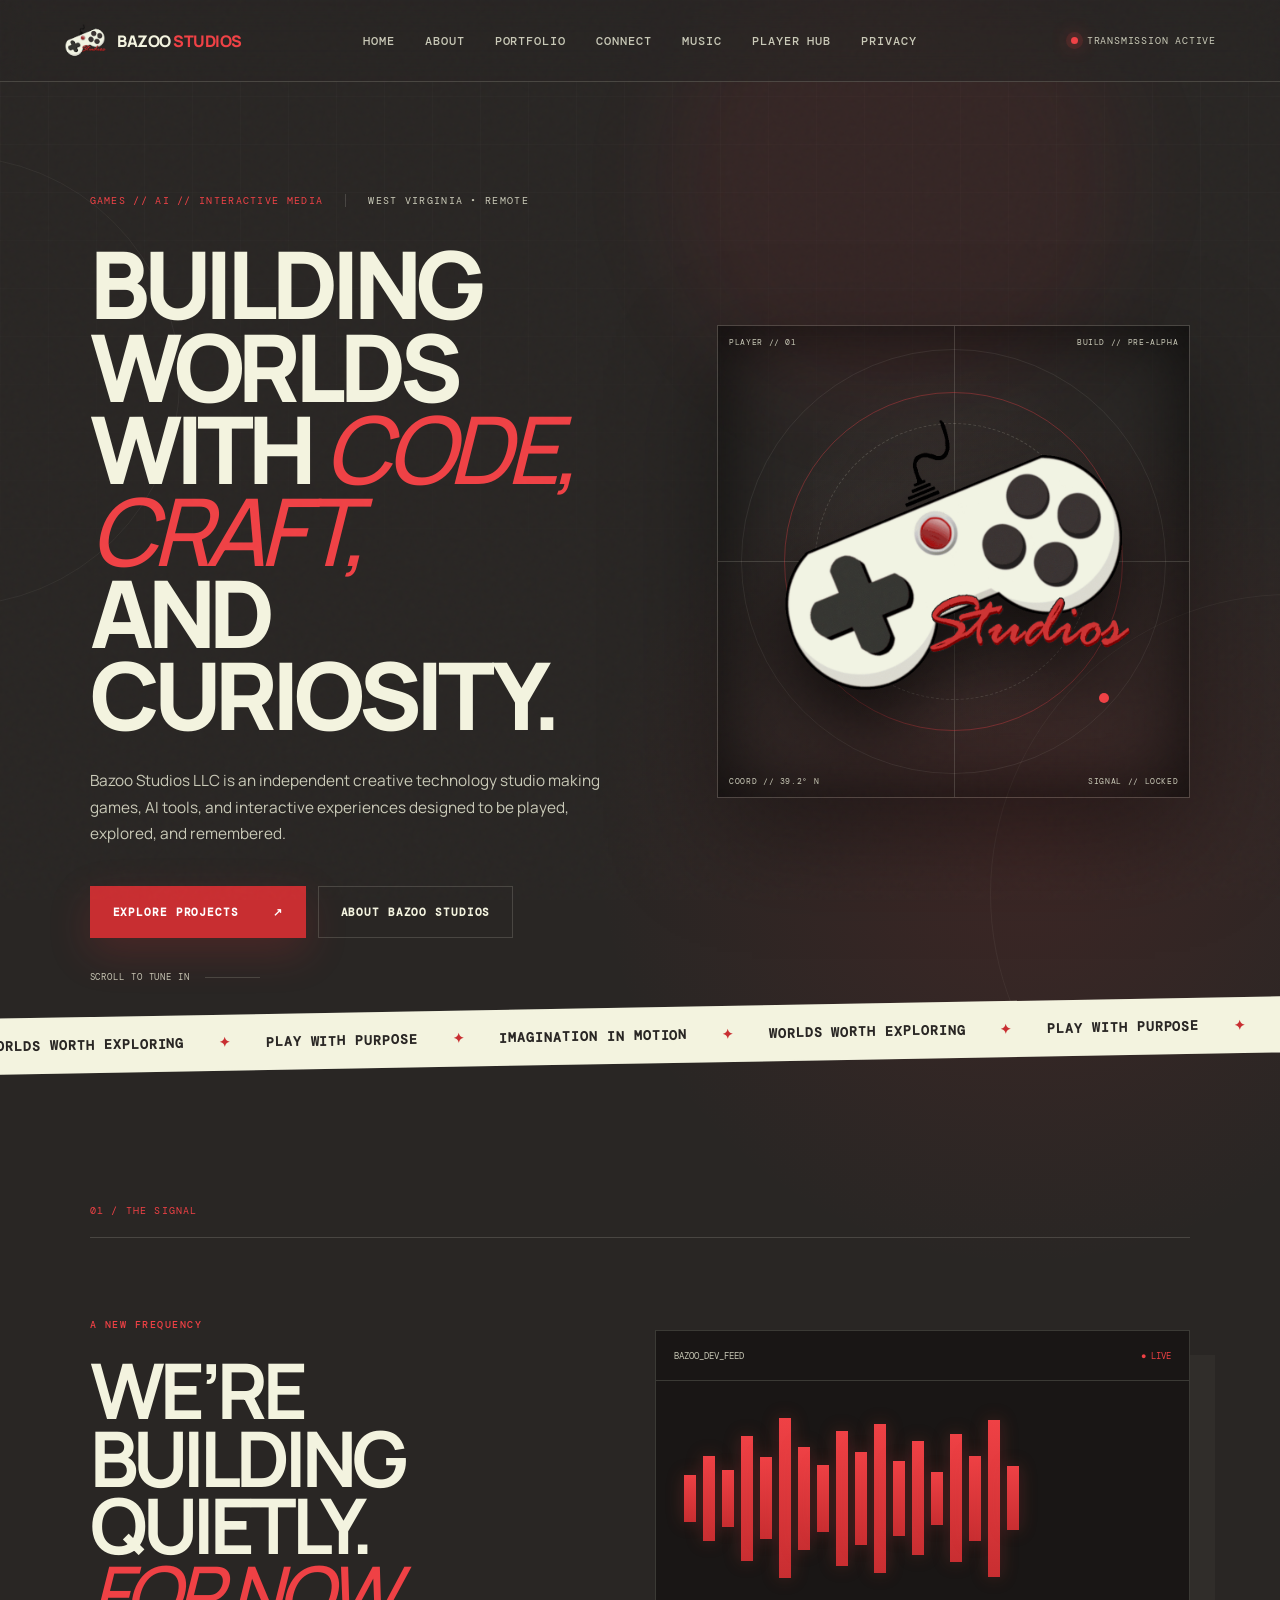
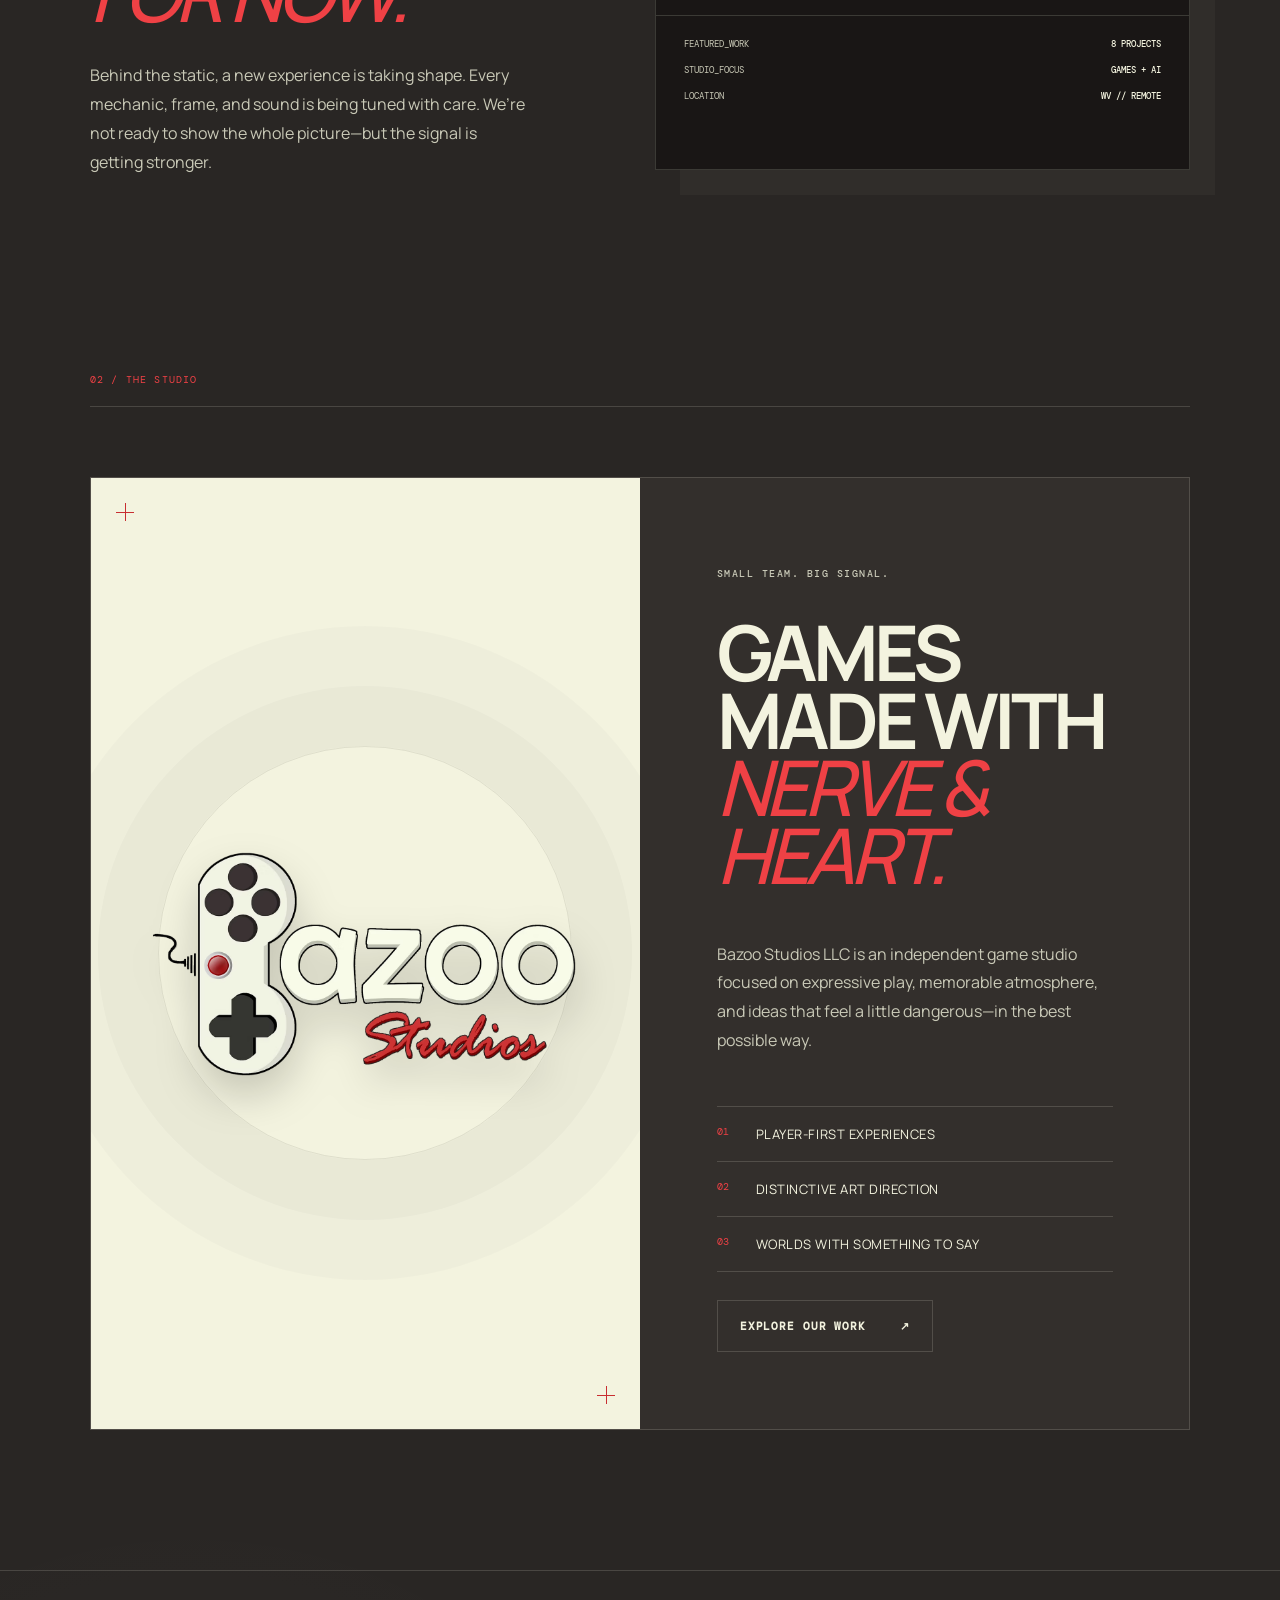
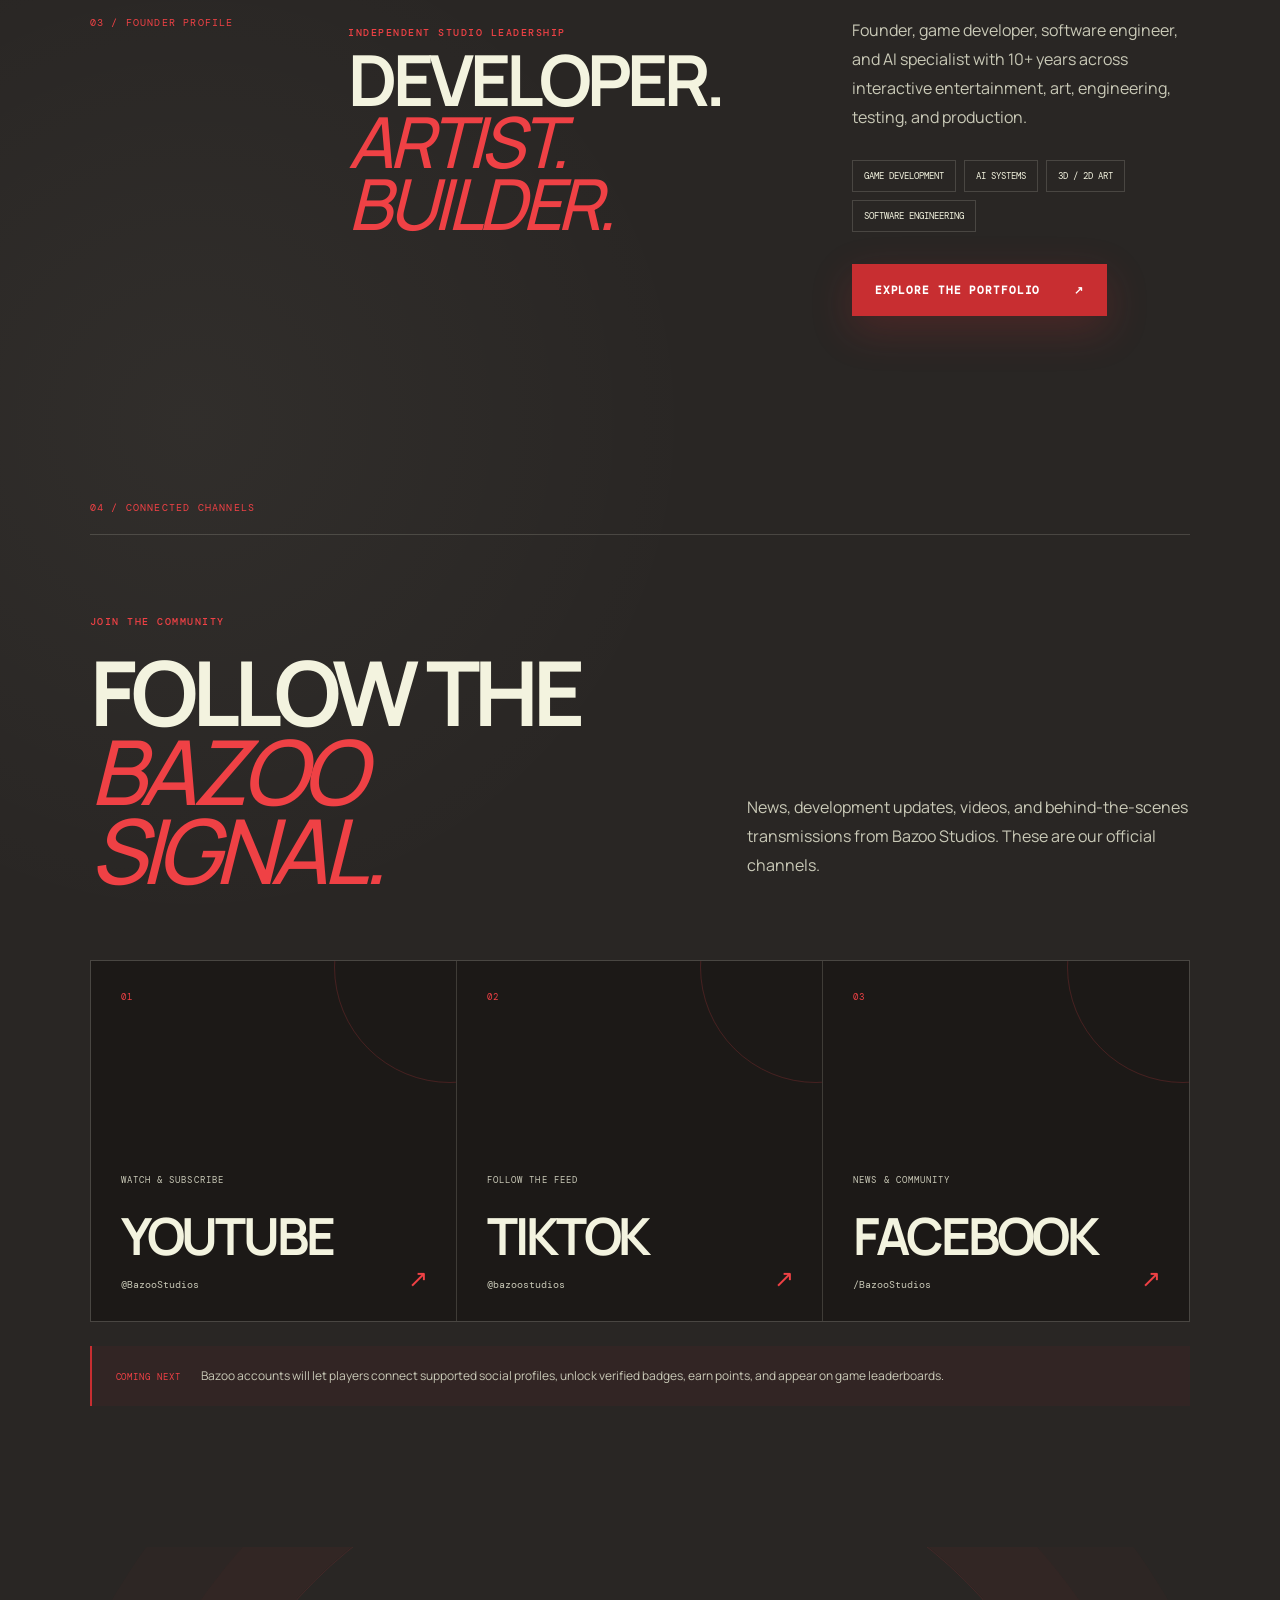
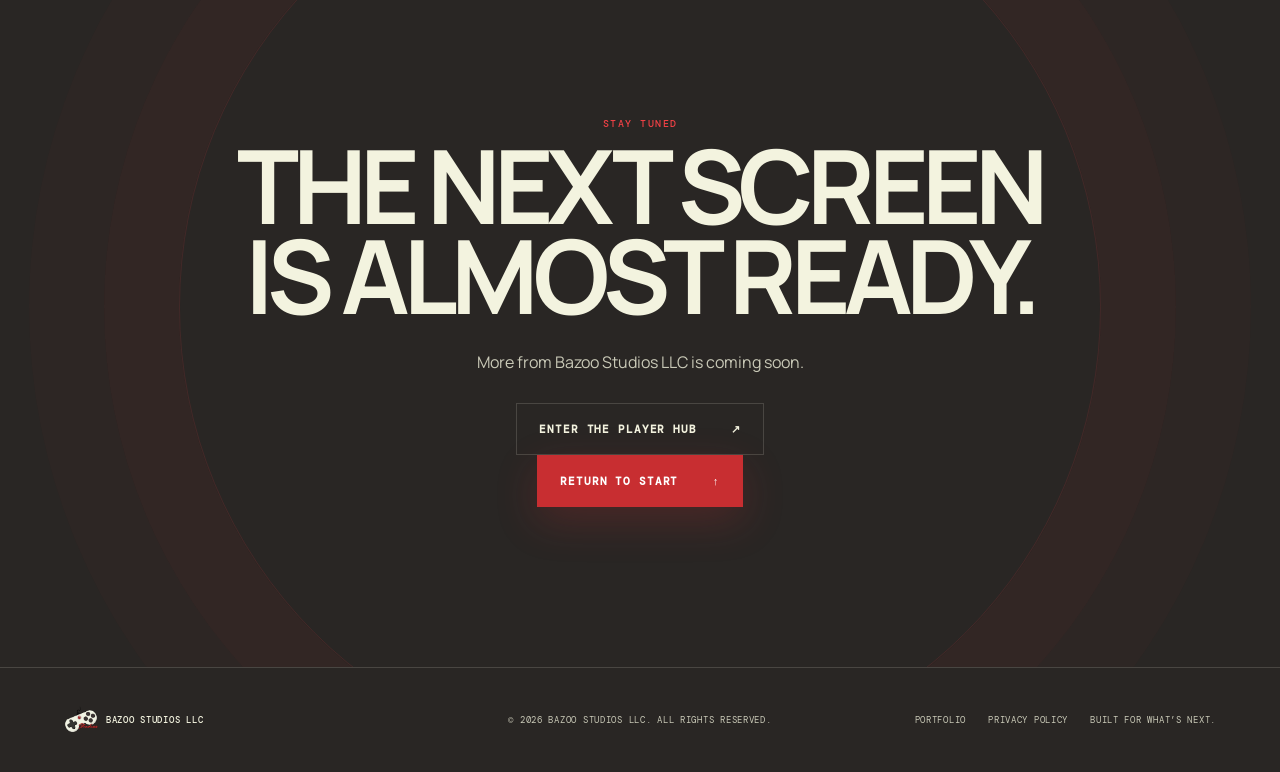
<file: index.html>
<!doctype html>
<html lang="en">
<head>
  <meta charset="utf-8">
  <meta name="viewport" content="width=device-width, initial-scale=1">
  <meta name="theme-color" content="#292624">
  <meta name="description" content="Bazoo Studios LLC builds games, AI tools, and interactive experiences from West Virginia for players everywhere.">
  <link rel="canonical" href="https://www.bazoostudios.com/">
  <meta property="og:type" content="website">
  <meta property="og:url" content="https://www.bazoostudios.com/">
  <meta property="og:title" content="Bazoo Studios LLC — Games, AI &amp; Interactive Experiences">
  <meta property="og:description" content="Independent games, AI tools, and expressive interactive experiences built by Bazoo Studios LLC.">
  <meta property="og:image" content="https://www.bazoostudios.com/assets/bazoo-home-social-20260912.png">
  <meta property="og:image:secure_url" content="https://www.bazoostudios.com/assets/bazoo-home-social-20260912.png">
  <meta property="og:image:type" content="image/png">
  <meta property="og:image:width" content="1200">
  <meta property="og:image:height" content="630">
  <meta property="og:image:alt" content="Bazoo Studios — Worlds Worth Exploring">
  <meta name="twitter:card" content="summary_large_image">
  <meta name="twitter:title" content="Bazoo Studios LLC — Games, AI &amp; Interactive Experiences">
  <meta name="twitter:description" content="Independent games, AI tools, and expressive interactive experiences built by Bazoo Studios LLC.">
  <meta name="twitter:image" content="https://www.bazoostudios.com/assets/bazoo-home-social-20260912.png">
  <meta name="twitter:image:alt" content="Bazoo Studios — Worlds Worth Exploring">
  <title>Bazoo Studios LLC — Games, AI &amp; Interactive Experiences</title>
  <link rel="icon" href="assets/bazoo-controller.png?v=2" type="image/png">
  <link rel="preconnect" href="https://fonts.googleapis.com">
  <link rel="preconnect" href="https://fonts.gstatic.com" crossorigin>
  <link href="https://fonts.googleapis.com/css2?family=DM+Mono:wght@400;500&family=Manrope:wght@400;500;600;700;800&display=swap" rel="stylesheet">
  <link rel="stylesheet" href="styles.css?v=4">
</head>
<body>
  <div class="noise" aria-hidden="true"></div>
  <div class="cursor-glow" aria-hidden="true"></div>

  <header class="site-header">
    <a class="brand" href="#top" aria-label="Bazoo Studios home">
      <img src="assets/bazoo-controller.png?v=2" alt="" width="48" height="48">
      <span>BAZOO <em>STUDIOS</em></span>
    </a>
    <nav aria-label="Primary navigation">
      <a href="#top">Home</a>
      <a href="about.html">About</a>
      <a href="portfolio.html">Portfolio</a>
      <a href="#connect">Connect</a>
      <a href="music.html">Music</a>
      <a href="account.html">Player Hub</a>
      <a href="privacy.html">Privacy</a>
    </nav>
    <button class="nav-toggle" type="button" aria-label="Open navigation" aria-expanded="false"><span></span></button>
    <span class="status"><i></i> Transmission active</span>
  </header>

  <main id="top">
    <section class="hero">
      <div class="orbit orbit-one" aria-hidden="true"></div>
      <div class="orbit orbit-two" aria-hidden="true"></div>
      <div class="hero-copy reveal">
        <p class="eyebrow"><span>Games // AI // Interactive Media</span><b>West Virginia • Remote</b></p>
        <h1>Building worlds<br>with <span>code, craft,</span><br>and curiosity.</h1>
        <p class="lede">Bazoo Studios LLC is an independent creative technology studio making games, AI tools, and interactive experiences designed to be played, explored, and remembered.</p>
        <div class="hero-actions">
          <a class="button button-primary" href="portfolio.html">Explore projects <span>↗</span></a>
          <a class="button button-ghost" href="about.html">About Bazoo Studios</a>
        </div>
      </div>
      <div class="hero-art reveal" aria-label="Bazoo Studios logo presentation">
        <div class="frame-label top-left">PLAYER // 01</div>
        <div class="frame-label top-right">BUILD // PRE-ALPHA</div>
        <div class="frame-label bottom-left">COORD // 39.2° N</div>
        <div class="frame-label bottom-right">SIGNAL // LOCKED</div>
        <div class="art-rings" aria-hidden="true"></div>
        <img class="controller" src="assets/bazoo-controller.png?v=2" alt="Bazoo Studios controller logo">
        <div class="pulse-dot" aria-hidden="true"></div>
      </div>

      <div class="scroll-cue" aria-hidden="true"><span>Scroll to tune in</span><i></i></div>
    </section>

    <section class="ticker" aria-label="Studio themes">
      <div class="ticker-track">
        <span>WORLDS WORTH EXPLORING</span><b>✦</b><span>PLAY WITH PURPOSE</span><b>✦</b><span>IMAGINATION IN MOTION</span><b>✦</b>
        <span>WORLDS WORTH EXPLORING</span><b>✦</b><span>PLAY WITH PURPOSE</span><b>✦</b><span>IMAGINATION IN MOTION</span><b>✦</b>
      </div>
    </section>

    <section class="signal section" id="signal">
      <div class="section-number">01 / THE SIGNAL</div>
      <div class="signal-grid">
        <div class="signal-copy reveal">
          <p class="kicker">A new frequency</p>
          <h2>We’re building quietly.<br><em>For now.</em></h2>
          <p>Behind the static, a new experience is taking shape. Every mechanic, frame, and sound is being tuned with care. We’re not ready to show the whole picture—but the signal is getting stronger.</p>
        </div>
        <div class="signal-console reveal" role="img" aria-label="Animated development signal monitor">
          <div class="console-bar"><span>BAZOO_DEV_FEED</span><span class="live">● LIVE</span></div>
          <div class="waveform" aria-hidden="true">
            <i style="--h:26%"></i><i style="--h:48%"></i><i style="--h:32%"></i><i style="--h:70%"></i><i style="--h:46%"></i><i style="--h:90%"></i><i style="--h:58%"></i><i style="--h:38%"></i><i style="--h:76%"></i><i style="--h:52%"></i><i style="--h:84%"></i><i style="--h:42%"></i><i style="--h:64%"></i><i style="--h:30%"></i><i style="--h:72%"></i><i style="--h:48%"></i><i style="--h:88%"></i><i style="--h:36%"></i>
          </div>
          <div class="console-readout">
            <span>FEATURED_WORK</span><b>8 PROJECTS</b>
            <span>STUDIO_FOCUS</span><b>GAMES + AI</b>
            <span>LOCATION</span><b>WV // REMOTE</b>
          </div>
        </div>
      </div>
    </section>

    <section class="manifesto section" id="studio">
      <div class="section-number">02 / THE STUDIO</div>
      <div class="manifesto-card reveal">
        <div class="logo-stage">
          <span class="crosshair crosshair-a" aria-hidden="true"></span>
          <span class="crosshair crosshair-b" aria-hidden="true"></span>
          <img src="assets/bazoo-logo-wide.png?v=2" alt="Bazoo Studios">
        </div>
        <div class="manifesto-copy">
          <p class="kicker">Small team. Big signal.</p>
          <h2>Games made with<br><em>nerve &amp; heart.</em></h2>
          <p>Bazoo Studios LLC is an independent game studio focused on expressive play, memorable atmosphere, and ideas that feel a little dangerous—in the best possible way.</p>
          <ul>
            <li><span>01</span> Player-first experiences</li>
            <li><span>02</span> Distinctive art direction</li>
            <li><span>03</span> Worlds with something to say</li>
          </ul>
          <a class="button button-ghost founder-link" href="portfolio.html">Explore our work <span>↗</span></a>
        </div>
      </div>
    </section>

    <section class="founder-strip section reveal">
      <div class="founder-index">03 / FOUNDER PROFILE</div>
      <div>
        <p class="kicker">Independent studio leadership</p>
        <h2>Developer.<br><em>Artist. Builder.</em></h2>
      </div>
      <div class="founder-summary">
        <p>Founder, game developer, software engineer, and AI specialist with 10+ years across interactive entertainment, art, engineering, testing, and production.</p>
        <div class="founder-tags"><span>Game development</span><span>AI systems</span><span>3D / 2D art</span><span>Software engineering</span></div>
        <a class="button button-primary" href="portfolio.html">Explore the portfolio <span>↗</span></a>
      </div>
    </section>

    <section class="social-section section" id="connect">
      <div class="section-number">04 / CONNECTED CHANNELS</div>
      <div class="social-heading reveal">
        <div>
          <p class="kicker">Join the community</p>
          <h2>Follow the<br><em>Bazoo signal.</em></h2>
        </div>
        <p>News, development updates, videos, and behind-the-scenes transmissions from Bazoo Studios. These are our official channels.</p>
      </div>
      <div class="social-grid reveal">
        <a class="social-card" href="https://www.youtube.com/c/BazooStudios/featured" target="_blank" rel="noopener noreferrer" aria-label="Visit Bazoo Studios on YouTube">
          <span class="social-index">01</span><div><small>Watch &amp; subscribe</small><h3>YouTube</h3><p>@BazooStudios</p></div><b aria-hidden="true">&#8599;</b>
        </a>
        <a class="social-card" href="https://www.tiktok.com/@bazoostudios" target="_blank" rel="noopener noreferrer" aria-label="Visit Bazoo Studios on TikTok">
          <span class="social-index">02</span><div><small>Follow the feed</small><h3>TikTok</h3><p>@bazoostudios</p></div><b aria-hidden="true">&#8599;</b>
        </a>
        <a class="social-card" href="https://www.facebook.com/BazooStudios/" target="_blank" rel="noopener noreferrer" aria-label="Visit Bazoo Studios on Facebook">
          <span class="social-index">03</span><div><small>News &amp; community</small><h3>Facebook</h3><p>/BazooStudios</p></div><b aria-hidden="true">&#8599;</b>
        </a>
      </div>
      <p class="social-note reveal"><span>COMING NEXT</span> Bazoo accounts will let players connect supported social profiles, unlock verified badges, earn points, and appear on game leaderboards.</p>
    </section>

    <section class="finale section reveal">
      <div class="finale-orbit" aria-hidden="true"></div>
      <p class="kicker">Stay tuned</p>
      <h2>The next screen<br>is almost ready.</h2>
      <p>More from Bazoo Studios LLC is coming soon.</p>
      <a class="button button-ghost" href="account.html">Enter the Player Hub <span>&#8599;</span></a>
      <a class="button button-primary" href="#top">Return to start <span>↑</span></a>
    </section>
  </main>

  <footer>
    <a class="footer-brand" href="#top"><img src="assets/bazoo-controller.png?v=2" alt="" width="34" height="34"> BAZOO STUDIOS LLC</a>
    <p>© <span id="year"></span> Bazoo Studios LLC. All rights reserved.</p>
    <div><a href="portfolio.html">Portfolio</a><a href="privacy.html">Privacy policy</a><span>Built for what’s next.</span></div>
  </footer>

  <script src="script.js"></script>
</body>
</html>
</file>
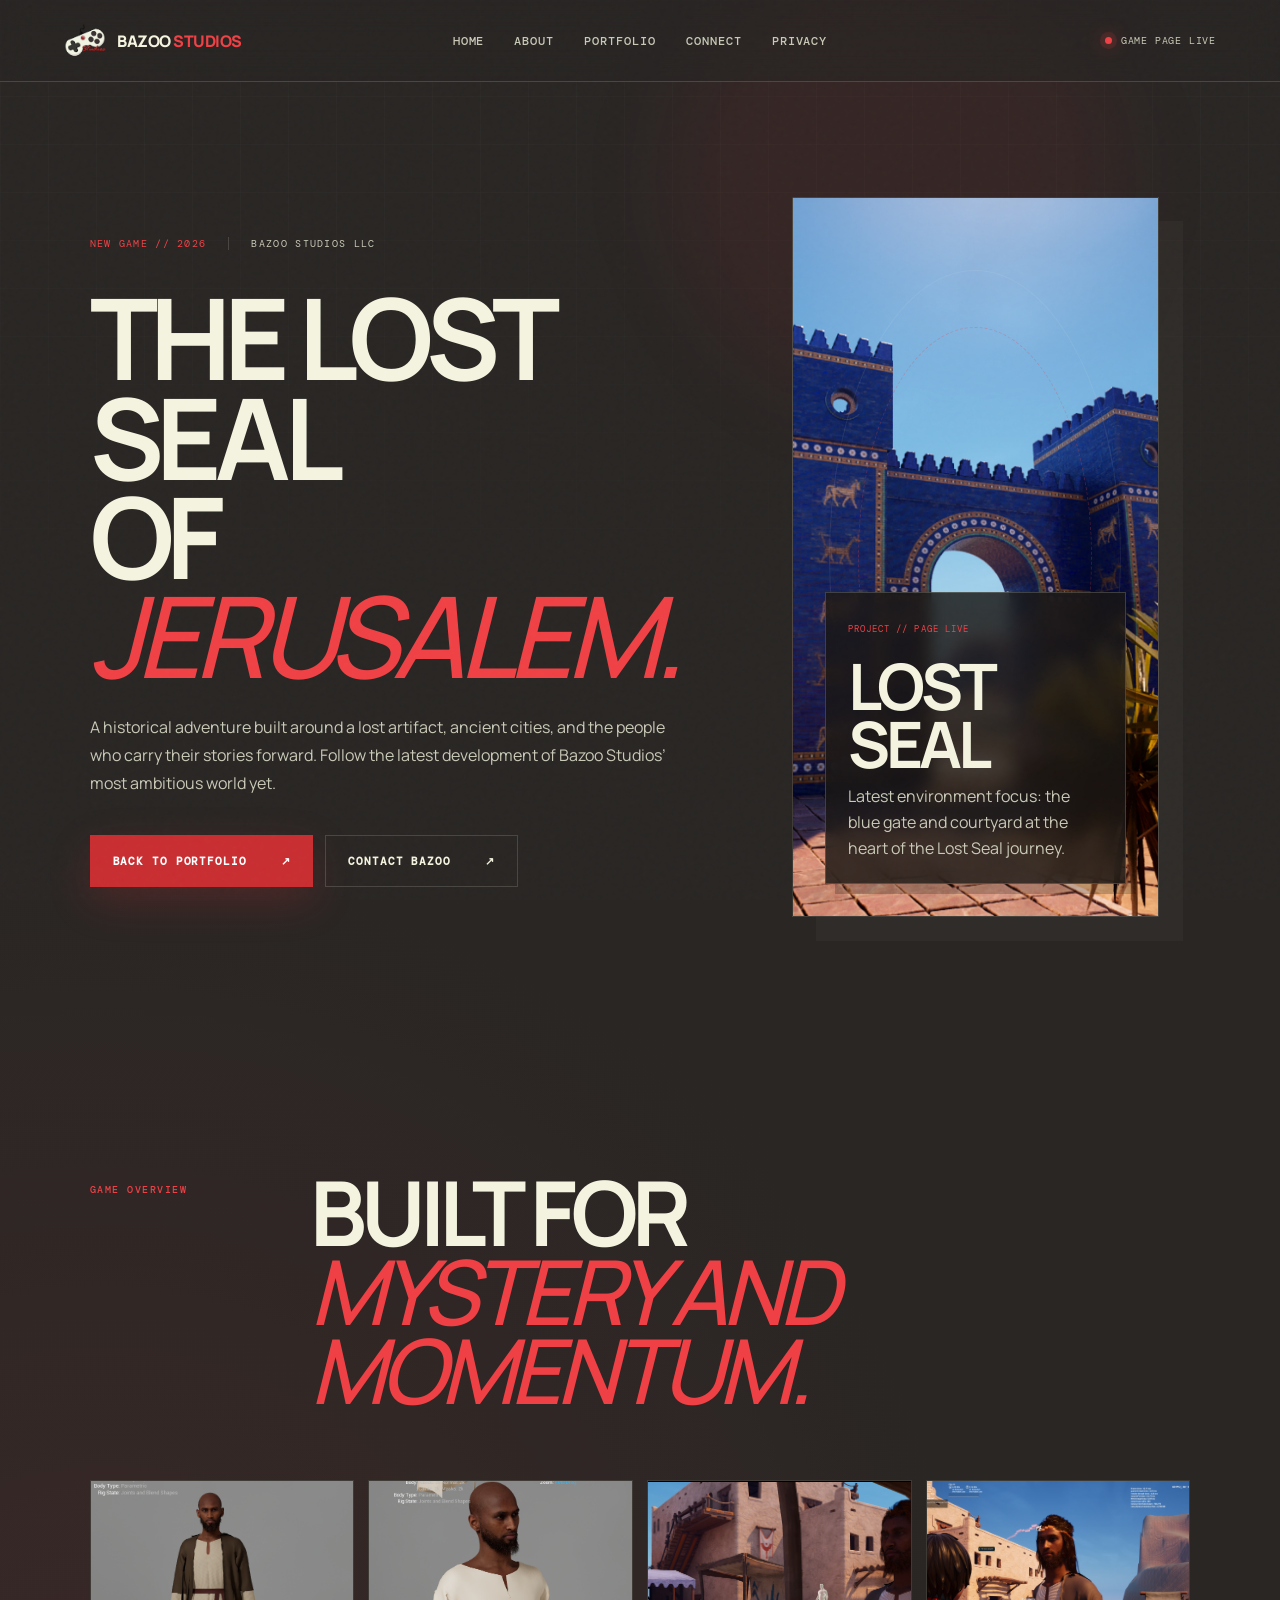
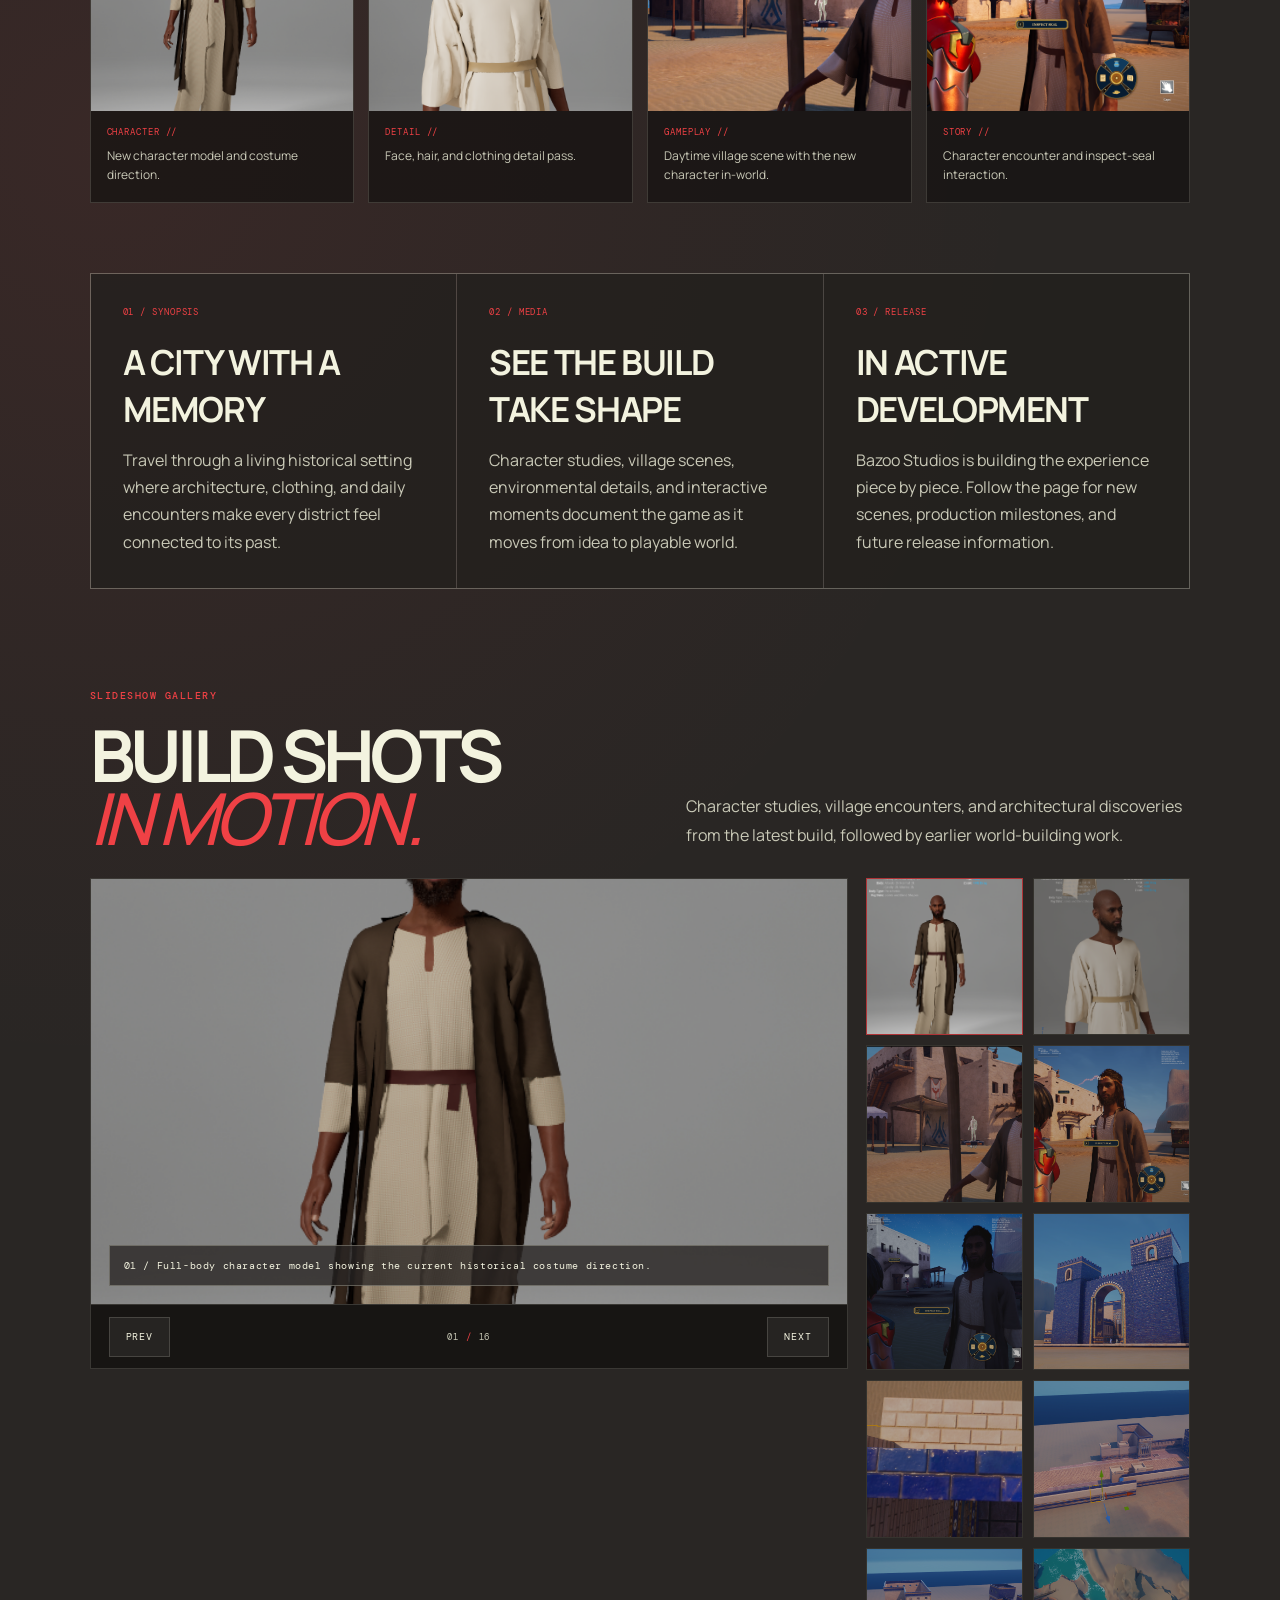
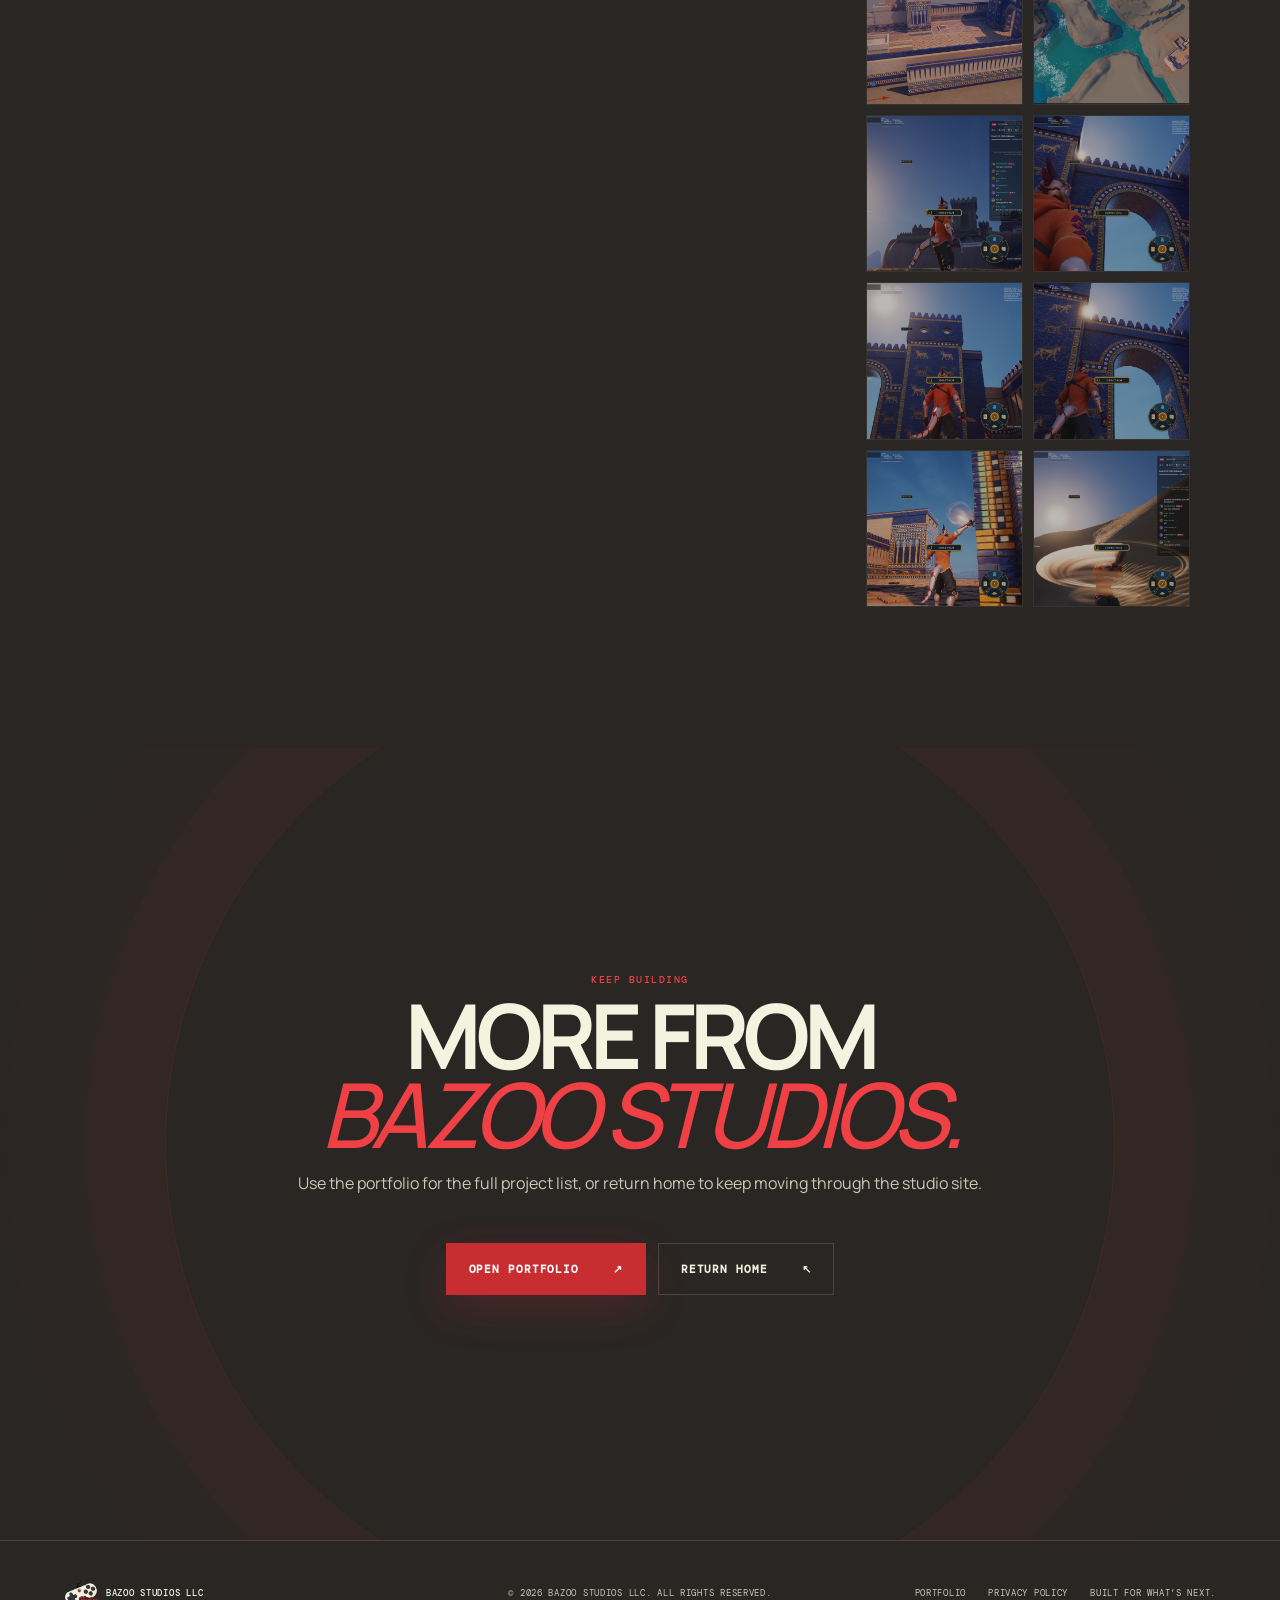
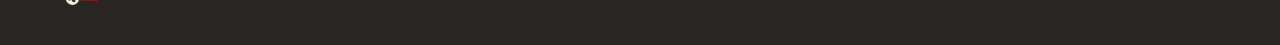
<file: LostSealGame/index.html>
<!doctype html>
<html lang="en">
<head>
  <meta charset="utf-8">
  <meta name="viewport" content="width=device-width, initial-scale=1">
  <meta name="theme-color" content="#292624">
  <meta name="description" content="The Lost Seal of Jerusalem is a historical adventure from Bazoo Studios, featuring handcrafted ancient environments, character-driven encounters, and exploration.">
  <link rel="canonical" href="https://www.bazoostudios.com/LostSealGame/">
  <meta property="og:type" content="website">
  <meta property="og:url" content="https://www.bazoostudios.com/LostSealGame/">
  <meta property="og:title" content="The Lost Seal of Jerusalem — Bazoo Studios">
  <meta property="og:description" content="Explore the world, characters, and latest development screenshots from The Lost Seal of Jerusalem by Bazoo Studios.">
  <meta property="og:image" content="https://bazoostudiosllc.github.io/bazoo-studios-website/assets/og-bazoo-social.png">
  <meta property="og:image:width" content="1730">
  <meta property="og:image:height" content="909">
  <meta property="og:image:alt" content="Bazoo Studios — Worlds Worth Exploring">
  <meta name="twitter:card" content="summary_large_image">
  <title>The Lost Seal of Jerusalem — Bazoo Studios</title>
  <link rel="icon" href="../assets/bazoo-controller.png?v=2" type="image/png">
  <link rel="preconnect" href="https://fonts.googleapis.com">
  <link rel="preconnect" href="https://fonts.gstatic.com" crossorigin>
  <link href="https://fonts.googleapis.com/css2?family=DM+Mono:wght@400;500&family=Manrope:wght@400;500;600;700;800&display=swap" rel="stylesheet">
  <link rel="stylesheet" href="../styles.css?v=6">
</head>
<body class="lostseal-page">
  <div class="noise" aria-hidden="true"></div>
  <div class="cursor-glow" aria-hidden="true"></div>

  <header class="site-header">
    <a class="brand" href="../index.html" aria-label="Bazoo Studios home">
      <img src="../assets/bazoo-controller.png?v=2" alt="" width="48" height="48">
      <span>BAZOO <em>STUDIOS</em></span>
    </a>
    <nav aria-label="Primary navigation">
      <a href="../index.html">Home</a>
      <a href="../about.html">About</a>
      <a href="../portfolio.html">Portfolio</a>
      <a href="../index.html#connect">Connect</a>
      <a href="../privacy.html">Privacy</a>
    </nav>
    <button class="nav-toggle" type="button" aria-label="Open navigation" aria-expanded="false"><span></span></button>
    <span class="status"><i></i> Game page live</span>
  </header>

  <main>
    <section class="lostseal-hero">
      <div class="lostseal-copy reveal">
        <p class="eyebrow"><span>New game // 2026</span><b>Bazoo Studios LLC</b></p>
        <h1>The Lost Seal<br>of <span>Jerusalem.</span></h1>
        <p class="lostseal-lede">A historical adventure built around a lost artifact, ancient cities, and the people who carry their stories forward. Follow the latest development of Bazoo Studios’ most ambitious world yet.</p>
        <div class="hero-actions">
          <a class="button button-primary" href="../portfolio.html">Back to portfolio <span>↗</span></a>
          <a class="button button-ghost" href="mailto:service.request@bazoostudios.com">Contact Bazoo <span>↗</span></a>
        </div>
      </div>

      <aside class="lostseal-art reveal" aria-label="The Lost Seal of Jerusalem visual highlight">
        <img class="lostseal-hero-image" src="../assets/lostseal/00-lostseal-focus.png" alt="Blue Babylonian gate courtyard from The Lost Seal of Jerusalem">
        <div class="lostseal-art-inner">
          <span>PROJECT // PAGE LIVE</span>
          <strong>LOST SEAL</strong>
          <p>Latest environment focus: the blue gate and courtyard at the heart of the Lost Seal journey.</p>
        </div>
      </aside>
    </section>

    <section class="portfolio-section">
      <div class="portfolio-heading reveal">
        <p class="kicker">Game overview</p>
        <h2>Built for<br><em>mystery and momentum.</em></h2>
      </div>

      <div class="lostseal-snapshots reveal" aria-label="Featured screenshots">
        <article class="lostseal-snapshot">
          <img src="../assets/lostseal/12-character-full.png" alt="Full-body character model in historical clothing">
          <div><span>CHARACTER //</span><p>New character model and costume direction.</p></div>
        </article>
        <article class="lostseal-snapshot">
          <img src="../assets/lostseal/13-character-close.png" alt="Close view of the character face and tunic detail">
          <div><span>DETAIL //</span><p>Face, hair, and clothing detail pass.</p></div>
        </article>
        <article class="lostseal-snapshot">
          <img src="../assets/lostseal/14-market-day.png" alt="Daytime market gameplay scene with a character in the village">
          <div><span>GAMEPLAY //</span><p>Daytime village scene with the new character in-world.</p></div>
        </article>
        <article class="lostseal-snapshot">
          <img src="../assets/lostseal/15-character-dialogue-day.png" alt="Daytime gameplay conversation with the new character">
          <div><span>STORY //</span><p>Character encounter and inspect-seal interaction.</p></div>
        </article>
      </div>

      <div class="lostseal-grid reveal">
        <article class="lostseal-card">
          <span>01 / SYNOPSIS</span>
          <div>
            <h3>A city with a memory</h3>
            <p>Travel through a living historical setting where architecture, clothing, and daily encounters make every district feel connected to its past.</p>
          </div>
        </article>
        <article class="lostseal-card">
          <span>02 / MEDIA</span>
          <div>
            <h3>See the build take shape</h3>
            <p>Character studies, village scenes, environmental details, and interactive moments document the game as it moves from idea to playable world.</p>
          </div>
        </article>
        <article class="lostseal-card">
          <span>03 / RELEASE</span>
          <div>
            <h3>In active development</h3>
            <p>Bazoo Studios is building the experience piece by piece. Follow the page for new scenes, production milestones, and future release information.</p>
          </div>
        </article>
      </div>

      <div class="lostseal-gallery reveal" data-gallery="lostseal">
        <div class="lostseal-gallery-head">
          <div>
            <p class="kicker">Slideshow gallery</p>
            <h2>Build shots<br><em>in motion.</em></h2>
          </div>
          <p>Character studies, village encounters, and architectural discoveries from the latest build, followed by earlier world-building work.</p>
        </div>

        <div class="gallery-shell">
          <div class="gallery-stage">
            <div class="gallery-viewport" data-gallery-viewport>
              <figure class="gallery-slide is-active" data-gallery-slide data-caption="Full-body character model showing the current historical costume direction.">
                <img src="../assets/lostseal/12-character-full.png" alt="Full-body character model in historical clothing">
                <figcaption>01 / Full-body character model showing the current historical costume direction.</figcaption>
              </figure>
              <figure class="gallery-slide" data-gallery-slide data-caption="Close character study showing the face, hair, and tunic construction.">
                <img src="../assets/lostseal/13-character-close.png" alt="Close character model view with tunic detail">
                <figcaption>02 / Close character study showing the face, hair, and tunic construction.</figcaption>
              </figure>
              <figure class="gallery-slide" data-gallery-slide data-caption="Daytime village gameplay with the new character placed in the world.">
                <img src="../assets/lostseal/14-market-day.png" alt="Daytime village gameplay scene with the new character">
                <figcaption>03 / Daytime village gameplay with the new character placed in the world.</figcaption>
              </figure>
              <figure class="gallery-slide" data-gallery-slide data-caption="Daytime character encounter with the inspect seal prompt visible.">
                <img src="../assets/lostseal/15-character-dialogue-day.png" alt="Daytime gameplay conversation and inspect seal interaction">
                <figcaption>04 / Daytime character encounter with the inspect seal prompt visible.</figcaption>
              </figure>
              <figure class="gallery-slide" data-gallery-slide data-caption="Nighttime character encounter showing the scene under a darker lighting pass.">
                <img src="../assets/lostseal/16-character-dialogue-night.png" alt="Nighttime gameplay conversation with the new character">
                <figcaption>05 / Nighttime character encounter showing the scene under a darker lighting pass.</figcaption>
              </figure>
              <figure class="gallery-slide" data-gallery-slide data-caption="Front gate view with the blue brick entrance and tower silhouette.">
                <img src="../assets/lostseal/01-gate-wide.png" alt="Front gate view of the blue brick entrance">
                <figcaption>06 / Front gate view with the blue brick entrance and tower silhouette.</figcaption>
              </figure>
              <figure class="gallery-slide" data-gallery-slide data-caption="Roof trim and wall cap detail from a tighter architectural angle.">
                <img src="../assets/lostseal/02-roof-detail.png" alt="Roof trim and wall cap detail">
                <figcaption>07 / Roof trim and wall cap detail from a tighter architectural angle.</figcaption>
              </figure>
              <figure class="gallery-slide" data-gallery-slide data-caption="Overhead look at the building footprint and surrounding terrain.">
                <img src="../assets/lostseal/03-overhead-complex.png" alt="Overhead view of the building complex">
                <figcaption>08 / Overhead look at the building footprint and surrounding terrain.</figcaption>
              </figure>
              <figure class="gallery-slide" data-gallery-slide data-caption="Outer wall geometry viewed from high above the structure.">
                <img src="../assets/lostseal/04-overhead-outer-wall.png" alt="Overhead outer wall view">
                <figcaption>09 / Outer wall geometry viewed from high above the structure.</figcaption>
              </figure>
              <figure class="gallery-slide" data-gallery-slide data-caption="Aerial map-like shot showing river, cliffs, and the build on both sides.">
                <img src="../assets/lostseal/05-aerial-river.png" alt="Aerial view of river and cliffs">
                <figcaption>10 / Aerial map-like shot showing river, cliffs, and the build on both sides.</figcaption>
              </figure>
              <figure class="gallery-slide" data-gallery-slide data-caption="Gameplay capture with the inspect seal prompt and UI visible.">
                <img src="../assets/lostseal/06-ui-seal-interact.png" alt="Gameplay UI with inspect seal prompt">
                <figcaption>11 / Gameplay capture with the inspect seal prompt and UI visible.</figcaption>
              </figure>
              <figure class="gallery-slide" data-gallery-slide data-caption="Low-angle courtyard shot focused on the main gate and wall face.">
                <img src="../assets/lostseal/07-gate-courtyard.png" alt="Courtyard view looking up at the gate">
                <figcaption>12 / Low-angle courtyard shot focused on the main gate and wall face.</figcaption>
              </figure>
              <figure class="gallery-slide" data-gallery-slide data-caption="Sunlit wall detail showing the blue tilework and repeated horse motifs.">
                <img src="../assets/lostseal/08-wall-detail-sun.png" alt="Sunlit wall detail with tilework">
                <figcaption>13 / Sunlit wall detail showing the blue tilework and repeated horse motifs.</figcaption>
              </figure>
              <figure class="gallery-slide" data-gallery-slide data-caption="Corner and tower detail with the repeated tile banding pattern.">
                <img src="../assets/lostseal/09-wall-corner-detail.png" alt="Corner wall and tower detail">
                <figcaption>14 / Corner and tower detail with the repeated tile banding pattern.</figcaption>
              </figure>
              <figure class="gallery-slide" data-gallery-slide data-caption="Close material shot of the colorful wall mosaic and corner trim.">
                <img src="../assets/lostseal/10-wall-mosaic-close.png" alt="Close up of wall mosaic detail">
                <figcaption>15 / Close material shot of the colorful wall mosaic and corner trim.</figcaption>
              </figure>
              <figure class="gallery-slide" data-gallery-slide data-caption="Sand dune and combat moment with the seal interaction marker in frame.">
                <img src="../assets/lostseal/11-shield-sand-dune.png" alt="Sand dune combat view with seal interaction prompt">
                <figcaption>16 / Sand dune and combat moment with the seal interaction marker in frame.</figcaption>
              </figure>
            </div>

            <div class="gallery-controls">
              <button class="gallery-button" type="button" data-gallery-prev aria-label="Previous screenshot">Prev</button>
              <div class="gallery-counter"><span data-gallery-count>01</span><b>/</b><span>16</span></div>
              <button class="gallery-button" type="button" data-gallery-next aria-label="Next screenshot">Next</button>
            </div>
          </div>

          <div class="gallery-thumbs" data-gallery-thumbs>
            <button type="button" class="is-active" data-gallery-thumb aria-label="Show screenshot 1">
              <img src="../assets/lostseal/12-character-full.png" alt="">
            </button>
            <button type="button" data-gallery-thumb aria-label="Show screenshot 2">
              <img src="../assets/lostseal/13-character-close.png" alt="">
            </button>
            <button type="button" data-gallery-thumb aria-label="Show screenshot 3">
              <img src="../assets/lostseal/14-market-day.png" alt="">
            </button>
            <button type="button" data-gallery-thumb aria-label="Show screenshot 4">
              <img src="../assets/lostseal/15-character-dialogue-day.png" alt="">
            </button>
            <button type="button" data-gallery-thumb aria-label="Show screenshot 5">
              <img src="../assets/lostseal/16-character-dialogue-night.png" alt="">
            </button>
            <button type="button" data-gallery-thumb aria-label="Show screenshot 6">
              <img src="../assets/lostseal/01-gate-wide.png" alt="">
            </button>
            <button type="button" data-gallery-thumb aria-label="Show screenshot 7">
              <img src="../assets/lostseal/02-roof-detail.png" alt="">
            </button>
            <button type="button" data-gallery-thumb aria-label="Show screenshot 8">
              <img src="../assets/lostseal/03-overhead-complex.png" alt="">
            </button>
            <button type="button" data-gallery-thumb aria-label="Show screenshot 9">
              <img src="../assets/lostseal/04-overhead-outer-wall.png" alt="">
            </button>
            <button type="button" data-gallery-thumb aria-label="Show screenshot 10">
              <img src="../assets/lostseal/05-aerial-river.png" alt="">
            </button>
            <button type="button" data-gallery-thumb aria-label="Show screenshot 11">
              <img src="../assets/lostseal/06-ui-seal-interact.png" alt="">
            </button>
            <button type="button" data-gallery-thumb aria-label="Show screenshot 12">
              <img src="../assets/lostseal/07-gate-courtyard.png" alt="">
            </button>
            <button type="button" data-gallery-thumb aria-label="Show screenshot 13">
              <img src="../assets/lostseal/08-wall-detail-sun.png" alt="">
            </button>
            <button type="button" data-gallery-thumb aria-label="Show screenshot 14">
              <img src="../assets/lostseal/09-wall-corner-detail.png" alt="">
            </button>
            <button type="button" data-gallery-thumb aria-label="Show screenshot 15">
              <img src="../assets/lostseal/10-wall-mosaic-close.png" alt="">
            </button>
            <button type="button" data-gallery-thumb aria-label="Show screenshot 16">
              <img src="../assets/lostseal/11-shield-sand-dune.png" alt="">
            </button>
          </div>
        </div>
      </div>

    </section>

    <section class="contact-section">
      <div class="contact-orbit" aria-hidden="true"></div>
      <p class="kicker">Keep building</p>
      <h2>More from<br><em>Bazoo Studios.</em></h2>
      <p>Use the portfolio for the full project list, or return home to keep moving through the studio site.</p>
      <div class="contact-actions">
        <a class="button button-primary" href="../portfolio.html">Open portfolio <span>↗</span></a>
        <a class="button button-ghost" href="../index.html">Return home <span>↖</span></a>
      </div>
    </section>
  </main>

  <footer>
    <a class="footer-brand" href="../index.html"><img src="../assets/bazoo-controller.png?v=2" alt="" width="34" height="34"> BAZOO STUDIOS LLC</a>
    <p>© <span id="year"></span> Bazoo Studios LLC. All rights reserved.</p>
    <div><a href="../portfolio.html">Portfolio</a><a href="../privacy.html">Privacy policy</a><span>Built for what’s next.</span></div>
  </footer>

  <script src="../script.js?v=2"></script>
</body>
</html>
</file>
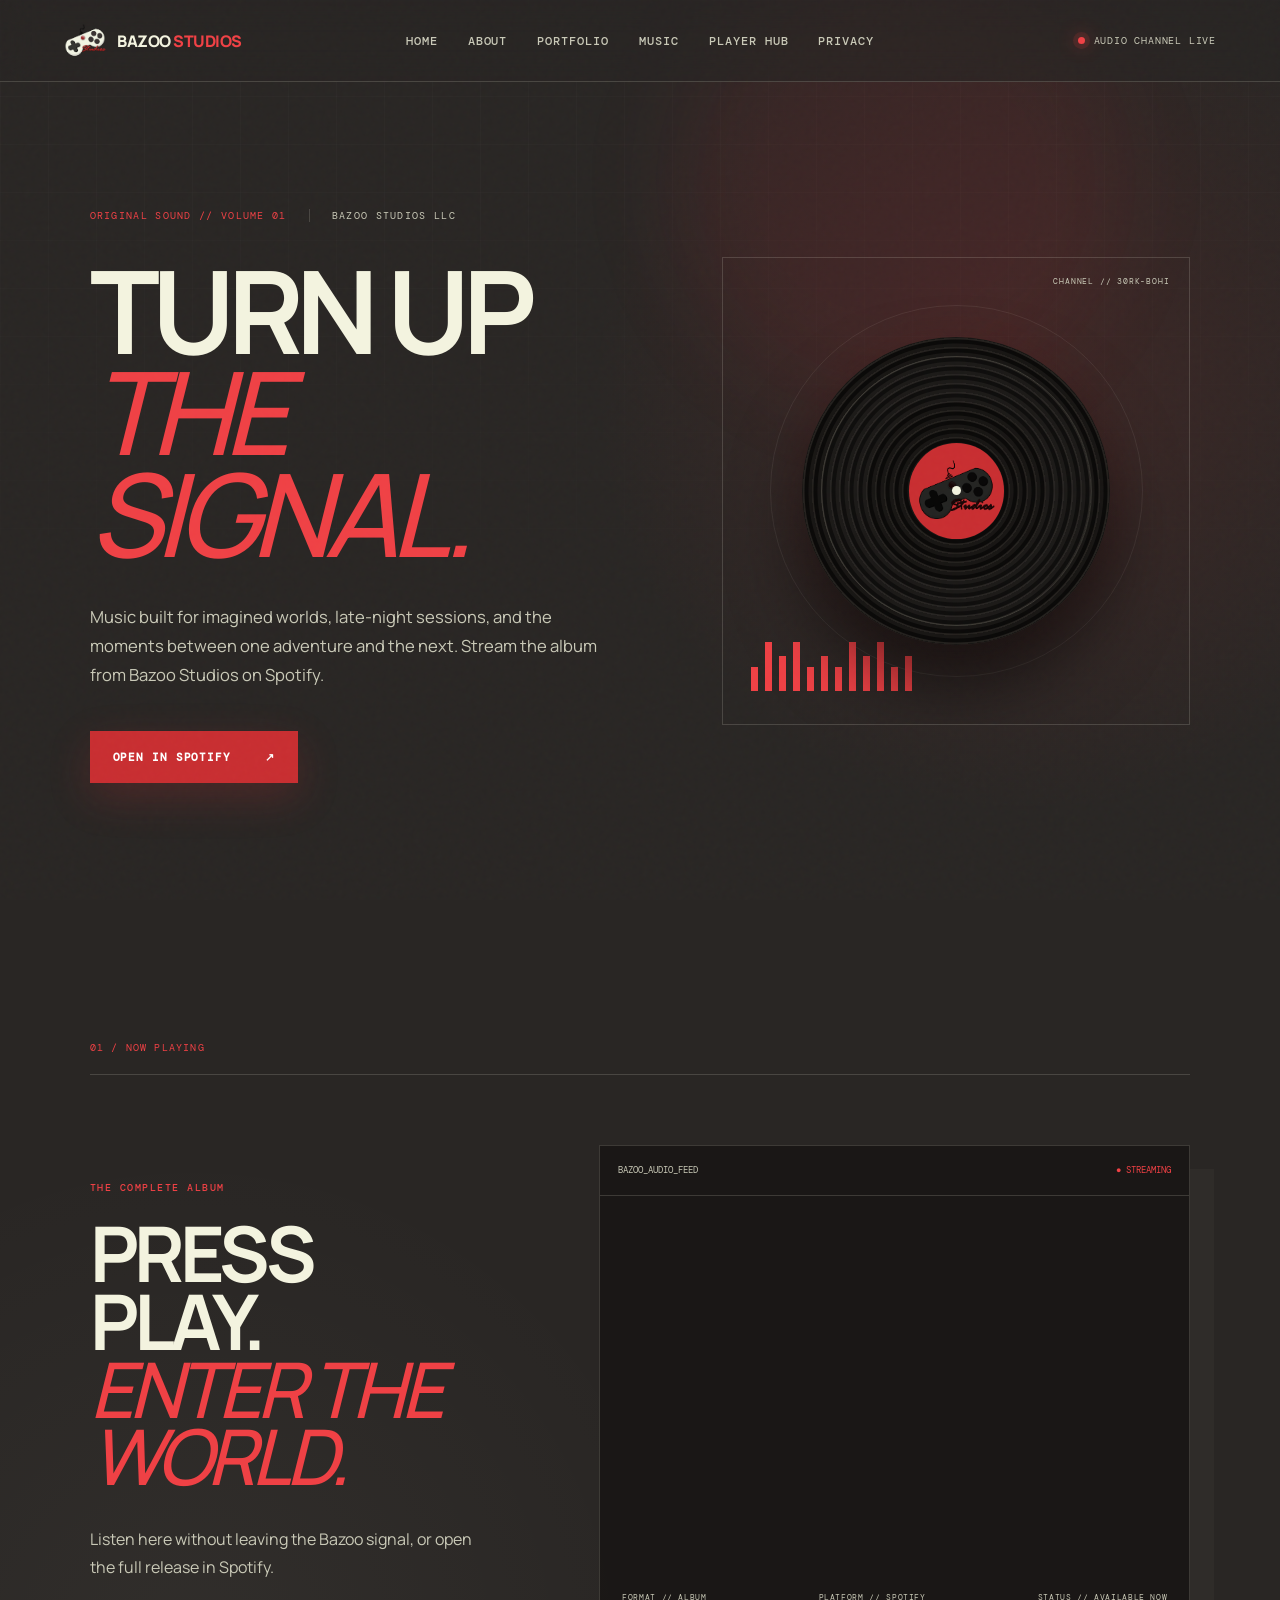
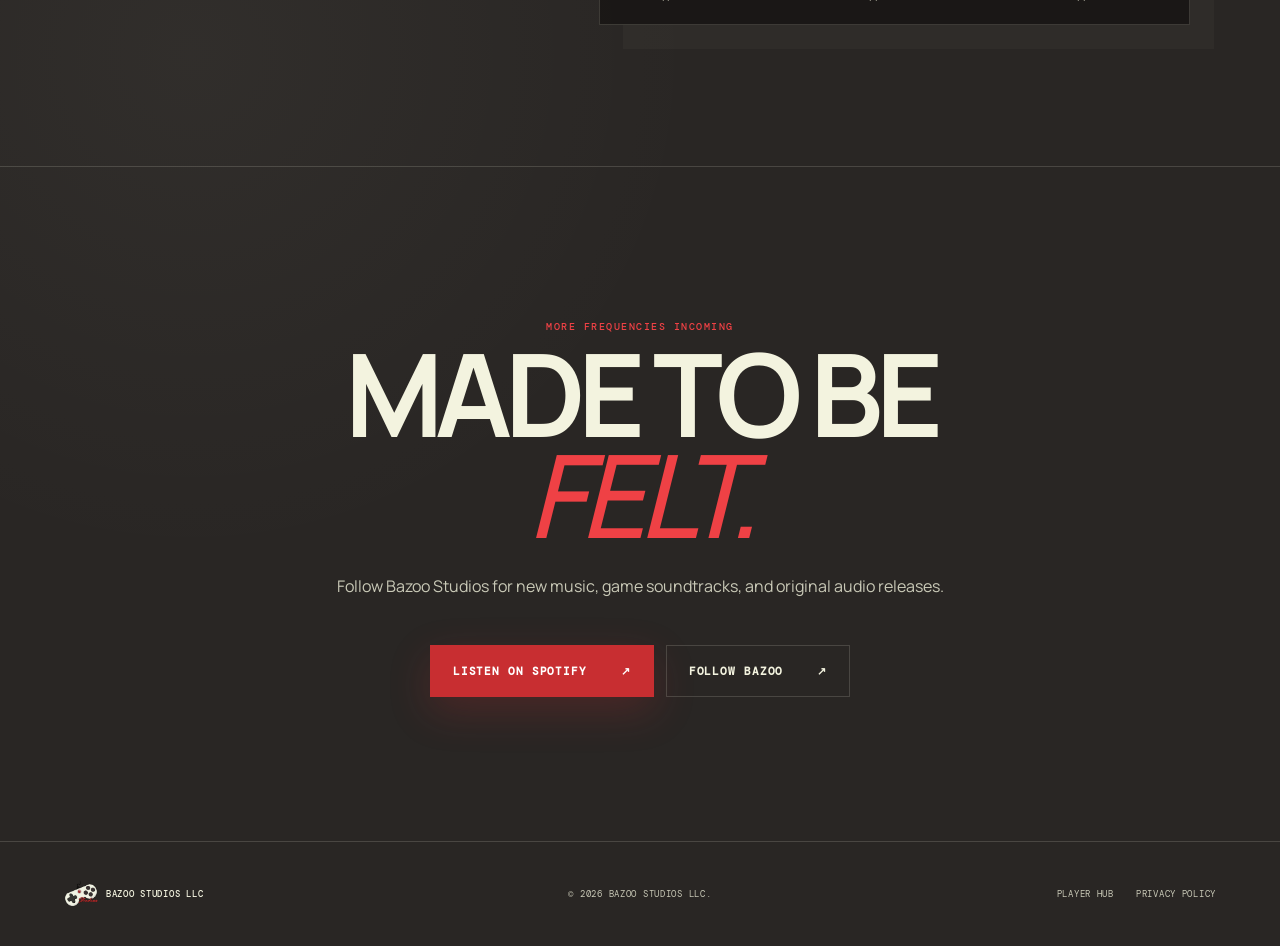
<file: music.html>
<!doctype html>
<html lang="en"><head><meta charset="utf-8"><meta name="viewport" content="width=device-width, initial-scale=1"><meta name="theme-color" content="#292624"><meta name="description" content="Listen to original music from Bazoo Studios LLC on Spotify."><link rel="canonical" href="https://www.bazoostudios.com/music.html"><meta property="og:type" content="music.album"><meta property="og:url" content="https://www.bazoostudios.com/music.html"><meta property="og:title" content="Music — Bazoo Studios LLC"><meta property="og:description" content="Original sounds from the worlds of Bazoo Studios."><meta property="og:image" content="https://bazoostudiosllc.github.io/bazoo-studios-website/assets/og-bazoo-social.png"><meta property="og:image:width" content="1730"><meta property="og:image:height" content="909"><meta name="twitter:card" content="summary_large_image"><title>Music — Bazoo Studios LLC</title><link rel="icon" href="assets/bazoo-controller.png?v=2" type="image/png"><link rel="preconnect" href="https://fonts.googleapis.com"><link rel="preconnect" href="https://fonts.gstatic.com" crossorigin><link rel="preconnect" href="https://open.spotify.com"><link href="https://fonts.googleapis.com/css2?family=DM+Mono:wght@400;500&family=Manrope:wght@400;500;600;700;800&display=swap" rel="stylesheet"><link rel="stylesheet" href="styles.css?v=4"></head>
<body class="music-page"><div class="noise" aria-hidden="true"></div><div class="cursor-glow" aria-hidden="true"></div>
<header class="site-header"><a class="brand" href="index.html"><img src="assets/bazoo-controller.png?v=2" alt="" width="48" height="48"><span>BAZOO <em>STUDIOS</em></span></a><nav aria-label="Primary navigation"><a href="index.html">Home</a><a href="about.html">About</a><a href="portfolio.html">Portfolio</a><a href="music.html" aria-current="page">Music</a><a href="account.html">Player Hub</a><a href="privacy.html">Privacy</a></nav><button class="nav-toggle" type="button" aria-label="Open navigation" aria-expanded="false"><span></span></button><span class="status"><i></i> Audio channel live</span></header>
<main><section class="music-hero"><div class="music-copy reveal"><p class="eyebrow"><span>Original sound // volume 01</span><b>Bazoo Studios LLC</b></p><h1>Turn up<br><span>the signal.</span></h1><p>Music built for imagined worlds, late-night sessions, and the moments between one adventure and the next. Stream the album from Bazoo Studios on Spotify.</p><a class="button button-primary" href="https://open.spotify.com/album/30RkBOHIc8w6h5CMsowVor" target="_blank" rel="noopener noreferrer">Open in Spotify <span>&#8599;</span></a></div><div class="music-visual reveal" aria-hidden="true"><div class="vinyl"><div class="vinyl-label"><img src="assets/bazoo-controller.png?v=2" alt=""></div></div><div class="sound-bars"><i></i><i></i><i></i><i></i><i></i><i></i><i></i><i></i><i></i><i></i><i></i><i></i></div><span class="music-coordinate">CHANNEL // 30RK-BOHI</span></div></section>
<section class="album-section section"><div class="section-number">01 / NOW PLAYING</div><div class="album-grid"><div class="album-heading reveal"><p class="kicker">The complete album</p><h2>Press play.<br><em>Enter the world.</em></h2><p>Listen here without leaving the Bazoo signal, or open the full release in Spotify.</p></div><div class="spotify-console reveal"><div class="console-bar"><span>BAZOO_AUDIO_FEED</span><span class="live">● STREAMING</span></div><iframe data-testid="embed-iframe" title="Bazoo Studios album on Spotify" src="https://open.spotify.com/embed/album/30RkBOHIc8w6h5CMsowVor?utm_source=generator&amp;theme=0&amp;si=cef747f8b2f94df7" width="100%" height="352" frameborder="0" allowfullscreen allow="autoplay; clipboard-write; encrypted-media; fullscreen; picture-in-picture" loading="lazy"></iframe><div class="album-meta"><span>FORMAT // ALBUM</span><span>PLATFORM // SPOTIFY</span><span>STATUS // AVAILABLE NOW</span></div></div></div></section>
<section class="music-finale section reveal"><p class="kicker">More frequencies incoming</p><h2>Made to be<br><em>felt.</em></h2><p>Follow Bazoo Studios for new music, game soundtracks, and original audio releases.</p><div class="hero-actions"><a class="button button-primary" href="https://open.spotify.com/album/30RkBOHIc8w6h5CMsowVor" target="_blank" rel="noopener noreferrer">Listen on Spotify <span>&#8599;</span></a><a class="button button-ghost" href="index.html#connect">Follow Bazoo <span>&#8599;</span></a></div></section></main>
<footer><a class="footer-brand" href="index.html"><img src="assets/bazoo-controller.png?v=2" alt="" width="34" height="34"> BAZOO STUDIOS LLC</a><p>© <span id="year"></span> Bazoo Studios LLC.</p><div><a href="account.html">Player Hub</a><a href="privacy.html">Privacy policy</a></div></footer><script src="script.js"></script></body></html>
</file>
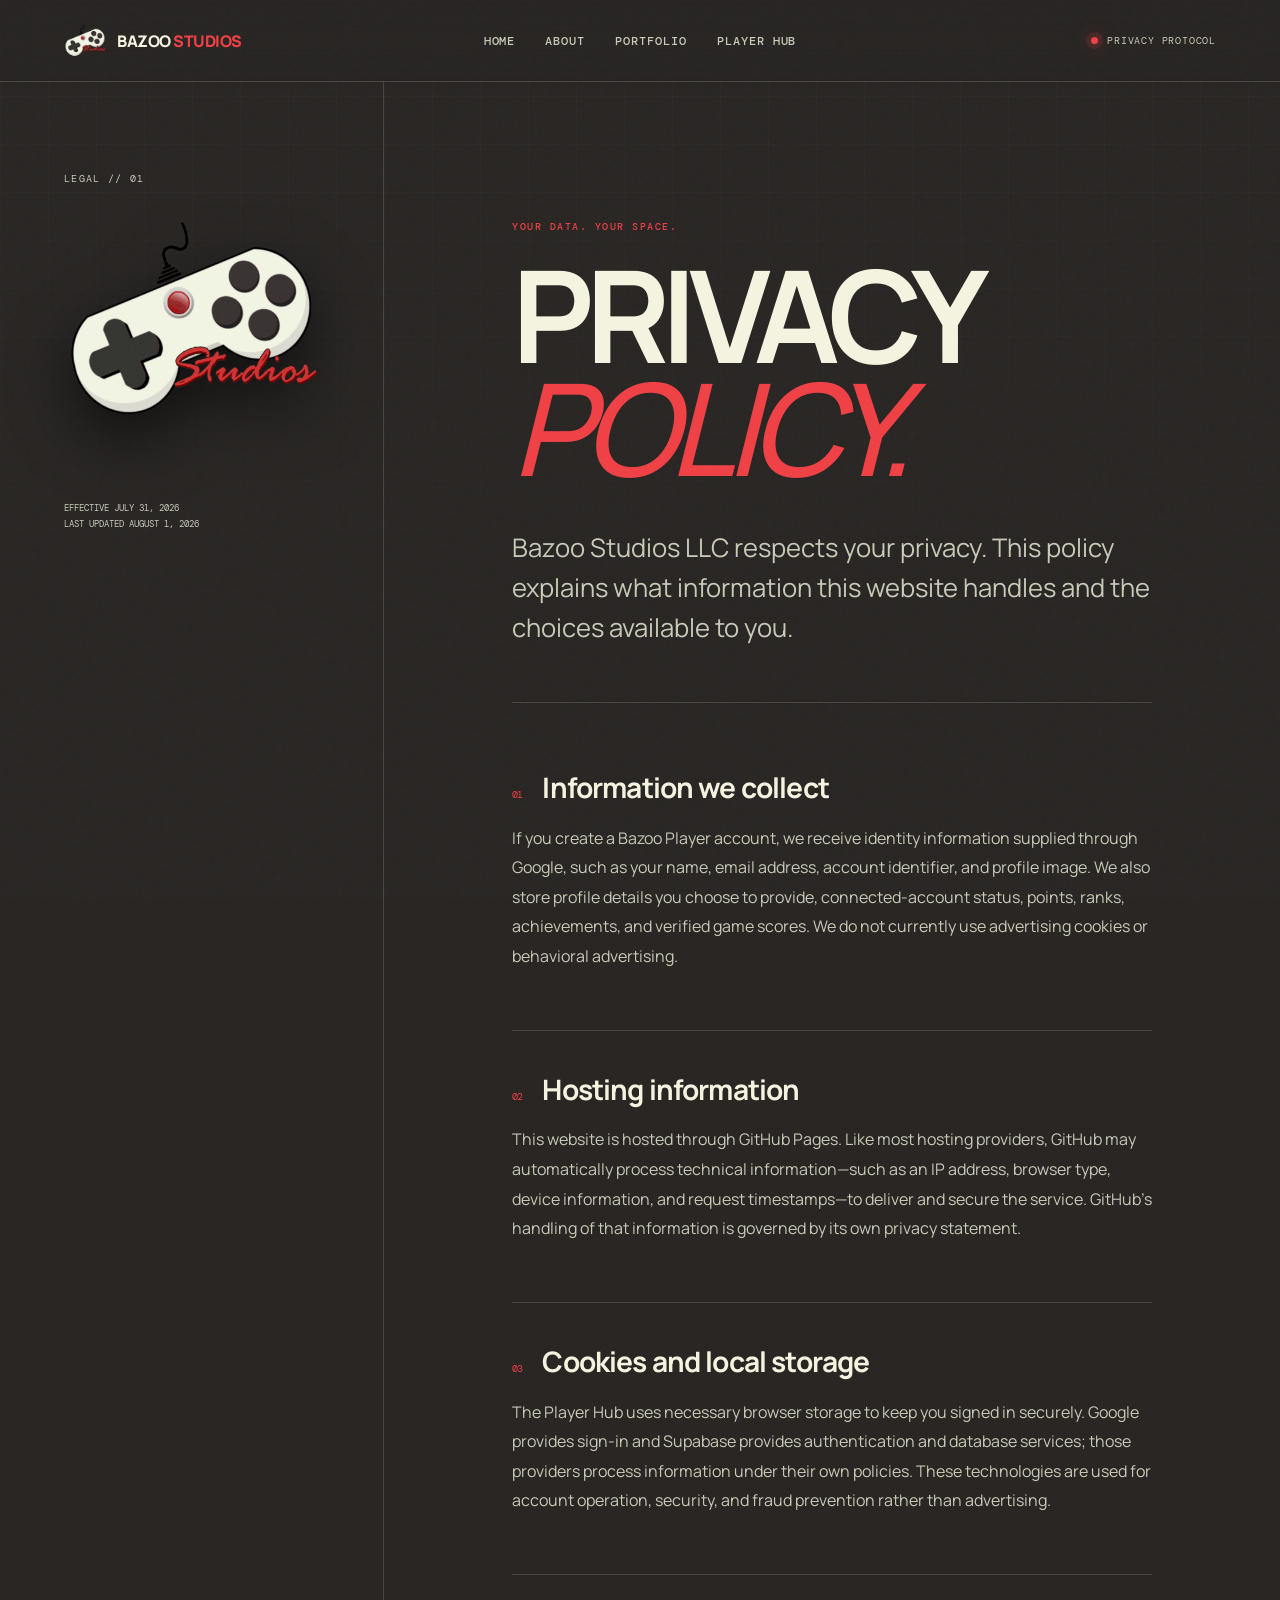
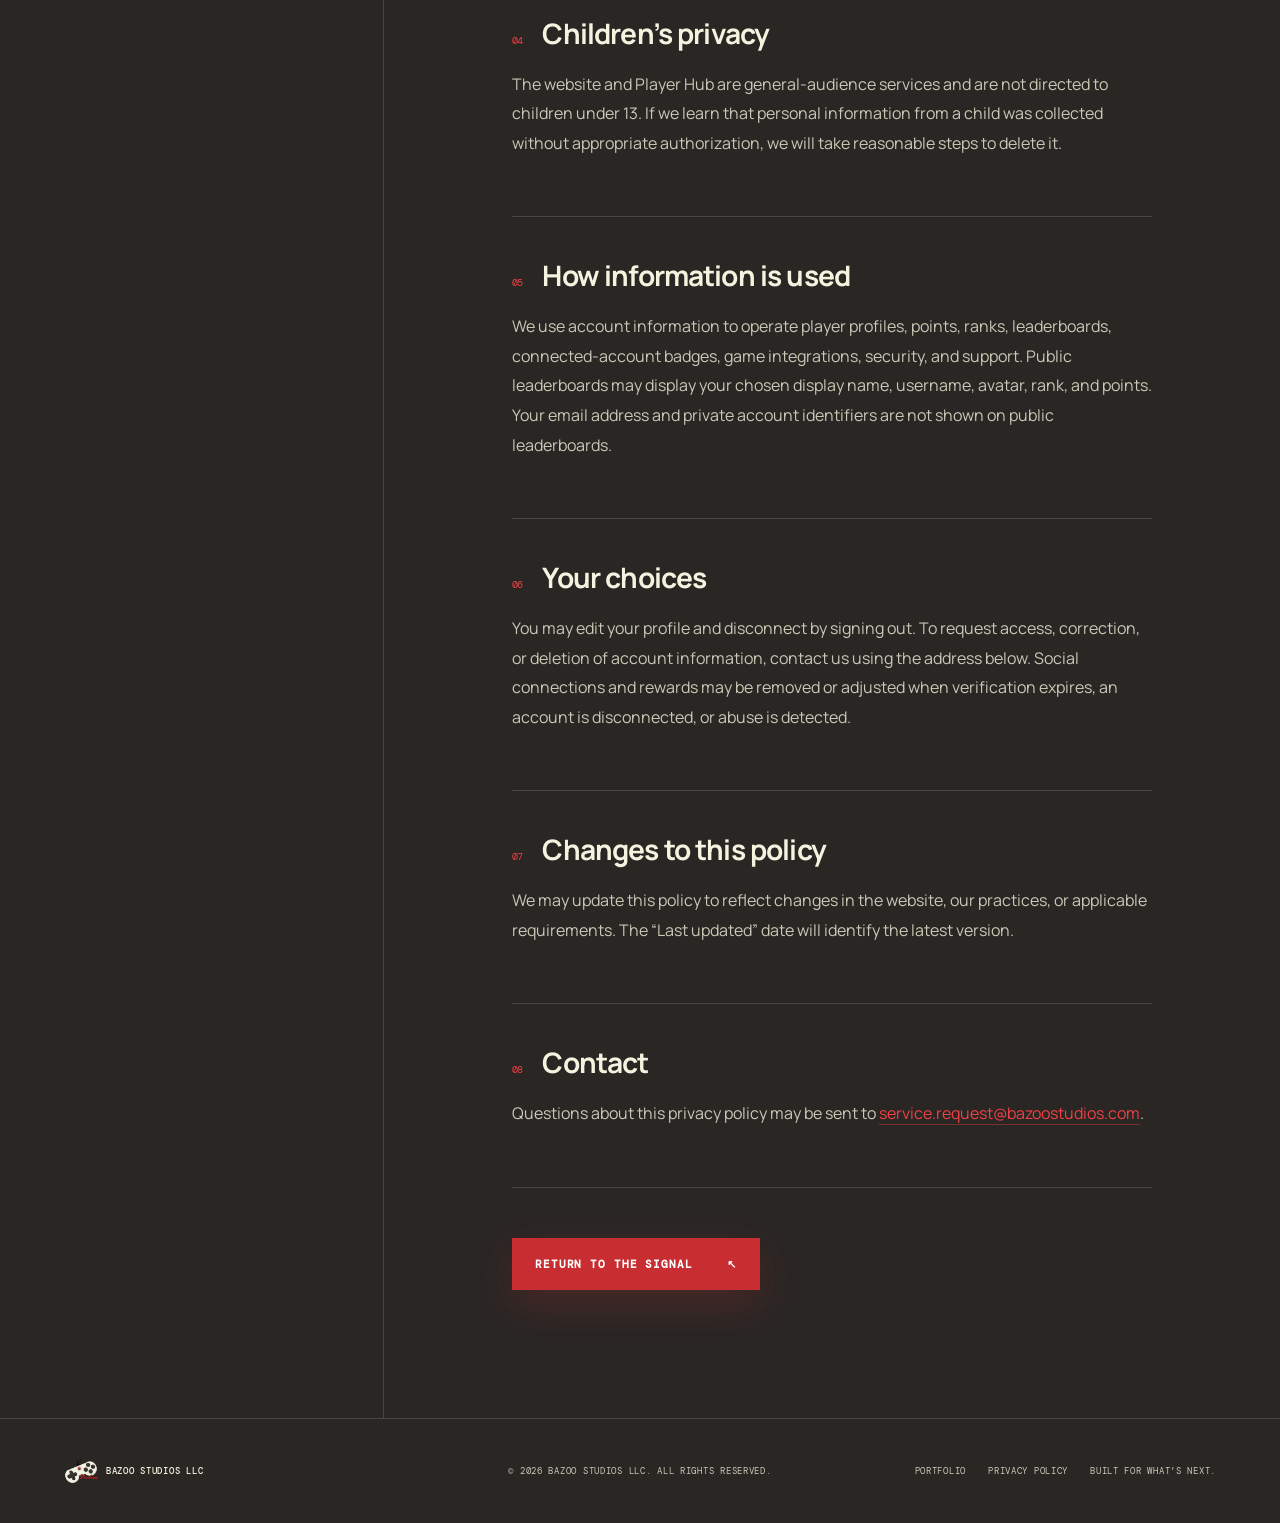
<file: privacy.html>
<!doctype html>
<html lang="en">
<head>
  <meta charset="utf-8">
  <meta name="viewport" content="width=device-width, initial-scale=1">
  <meta name="theme-color" content="#292624">
  <meta name="description" content="Privacy Policy for the Bazoo Studios LLC website.">
  <link rel="canonical" href="https://www.bazoostudios.com/privacy.html">
  <meta property="og:type" content="website">
  <meta property="og:url" content="https://www.bazoostudios.com/privacy.html">
  <meta property="og:title" content="Privacy Policy — Bazoo Studios LLC">
  <meta property="og:description" content="How Bazoo Studios handles website and Player Hub information.">
  <meta property="og:image" content="https://bazoostudiosllc.github.io/bazoo-studios-website/assets/og-bazoo-social.png">
  <meta property="og:image:width" content="1730">
  <meta property="og:image:height" content="909">
  <meta name="twitter:card" content="summary_large_image">
  <title>Privacy Policy — Bazoo Studios LLC</title>
  <link rel="icon" href="assets/bazoo-controller.png?v=2" type="image/png">
  <link rel="preconnect" href="https://fonts.googleapis.com">
  <link rel="preconnect" href="https://fonts.gstatic.com" crossorigin>
  <link href="https://fonts.googleapis.com/css2?family=DM+Mono:wght@400;500&family=Manrope:wght@400;500;600;700;800&display=swap" rel="stylesheet">
  <link rel="stylesheet" href="styles.css?v=4">
</head>
<body class="legal-page">
  <div class="noise" aria-hidden="true"></div>
  <header class="site-header">
    <a class="brand" href="index.html" aria-label="Bazoo Studios home">
      <img src="assets/bazoo-controller.png?v=2" alt="" width="48" height="48">
      <span>BAZOO <em>STUDIOS</em></span>
    </a>
    <nav aria-label="Privacy navigation"><a href="index.html">Home</a><a href="about.html">About</a><a href="portfolio.html">Portfolio</a><a href="account.html">Player Hub</a></nav>
    <button class="nav-toggle" type="button" aria-label="Open navigation" aria-expanded="false"><span></span></button>
    <span class="status"><i></i> Privacy protocol</span>
  </header>

  <main class="legal-wrap">
    <aside class="legal-aside">
      <p class="eyebrow">Legal // 01</p>
      <img src="assets/bazoo-controller.png?v=2" alt="Bazoo Studios controller logo">
      <p>Effective July 31, 2026<br>Last updated August 1, 2026</p>
    </aside>
    <article class="legal-content">
      <p class="kicker">Your data. Your space.</p>
      <h1>Privacy<br><span>Policy.</span></h1>
      <p class="legal-intro">Bazoo Studios LLC respects your privacy. This policy explains what information this website handles and the choices available to you.</p>

      <section>
        <h2><span>01</span> Information we collect</h2>
        <p>If you create a Bazoo Player account, we receive identity information supplied through Google, such as your name, email address, account identifier, and profile image. We also store profile details you choose to provide, connected-account status, points, ranks, achievements, and verified game scores. We do not currently use advertising cookies or behavioral advertising.</p>
      </section>
      <section>
        <h2><span>02</span> Hosting information</h2>
        <p>This website is hosted through GitHub Pages. Like most hosting providers, GitHub may automatically process technical information—such as an IP address, browser type, device information, and request timestamps—to deliver and secure the service. GitHub’s handling of that information is governed by its own privacy statement.</p>
      </section>
      <section>
        <h2><span>03</span> Cookies and local storage</h2>
        <p>The Player Hub uses necessary browser storage to keep you signed in securely. Google provides sign-in and Supabase provides authentication and database services; those providers process information under their own policies. These technologies are used for account operation, security, and fraud prevention rather than advertising.</p>
      </section>
      <section>
        <h2><span>04</span> Children’s privacy</h2>
        <p>The website and Player Hub are general-audience services and are not directed to children under 13. If we learn that personal information from a child was collected without appropriate authorization, we will take reasonable steps to delete it.</p>
      </section>
      <section>
        <h2><span>05</span> How information is used</h2>
        <p>We use account information to operate player profiles, points, ranks, leaderboards, connected-account badges, game integrations, security, and support. Public leaderboards may display your chosen display name, username, avatar, rank, and points. Your email address and private account identifiers are not shown on public leaderboards.</p>
      </section>
      <section>
        <h2><span>06</span> Your choices</h2>
        <p>You may edit your profile and disconnect by signing out. To request access, correction, or deletion of account information, contact us using the address below. Social connections and rewards may be removed or adjusted when verification expires, an account is disconnected, or abuse is detected.</p>
      </section>
      <section>
        <h2><span>07</span> Changes to this policy</h2>
        <p>We may update this policy to reflect changes in the website, our practices, or applicable requirements. The “Last updated” date will identify the latest version.</p>
      </section>
      <section>
        <h2><span>08</span> Contact</h2>
        <p>Questions about this privacy policy may be sent to <a class="text-link" href="mailto:service.request@bazoostudios.com">service.request@bazoostudios.com</a>.</p>
      </section>

      <a class="button button-primary" href="index.html">Return to the signal <span>↖</span></a>
    </article>
  </main>

  <footer>
    <a class="footer-brand" href="index.html"><img src="assets/bazoo-controller.png?v=2" alt="" width="34" height="34"> BAZOO STUDIOS LLC</a>
    <p>© <span id="year"></span> Bazoo Studios LLC. All rights reserved.</p>
    <div><a href="portfolio.html">Portfolio</a><a href="privacy.html" aria-current="page">Privacy policy</a><span>Built for what’s next.</span></div>
  </footer>
  <script src="script.js"></script>
</body>
</html>
</file>
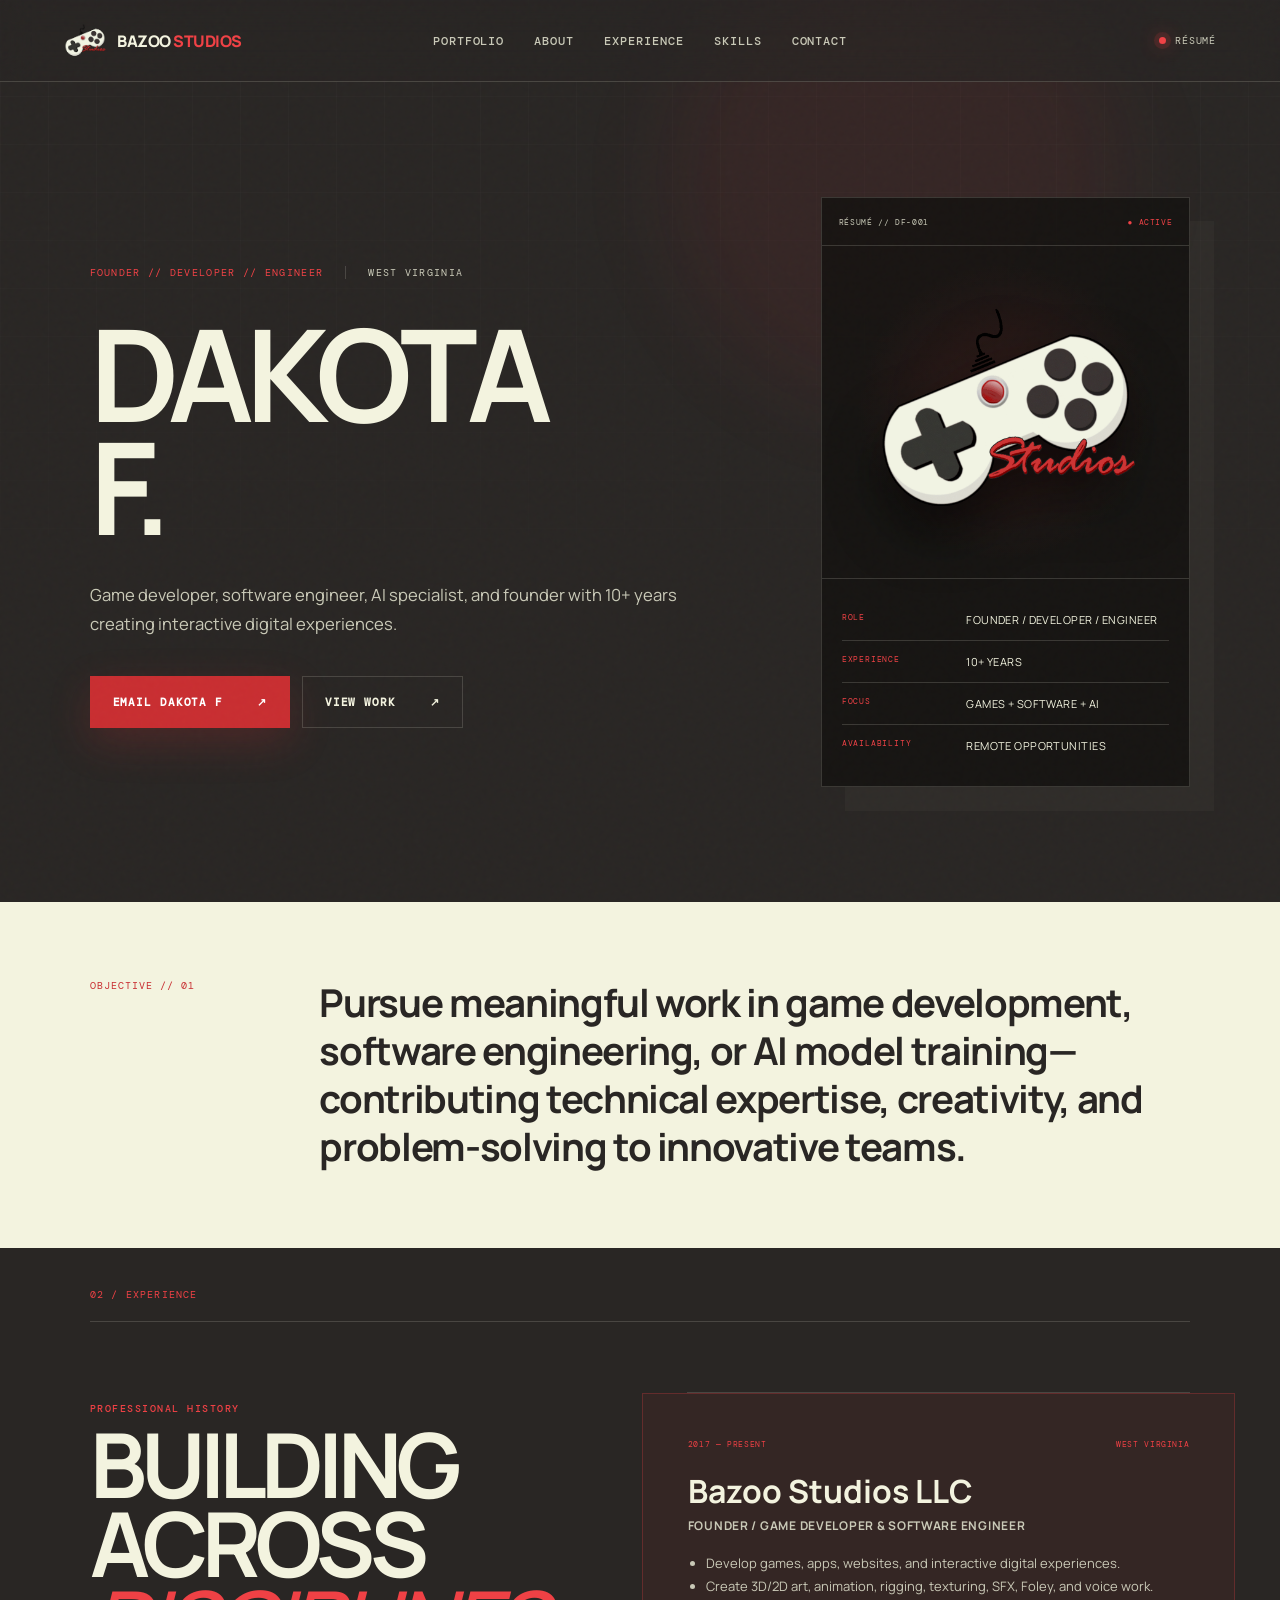
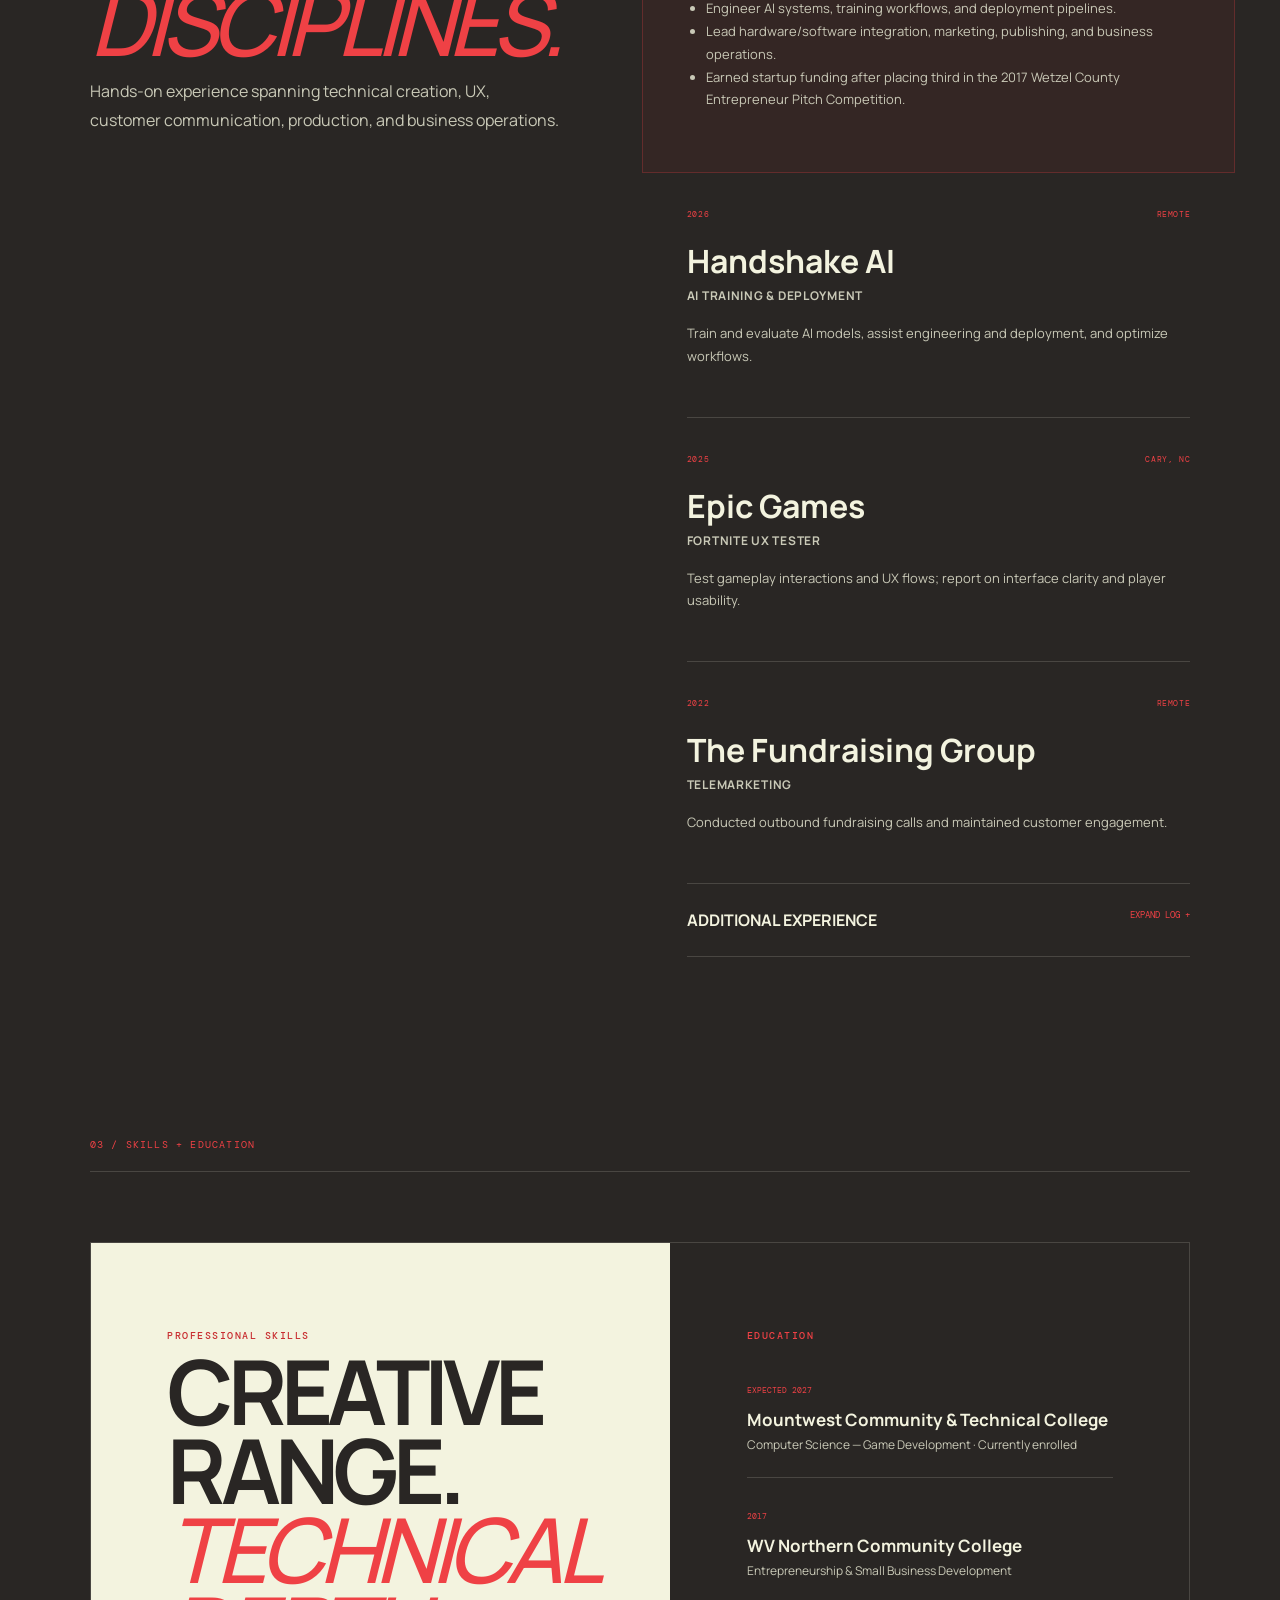
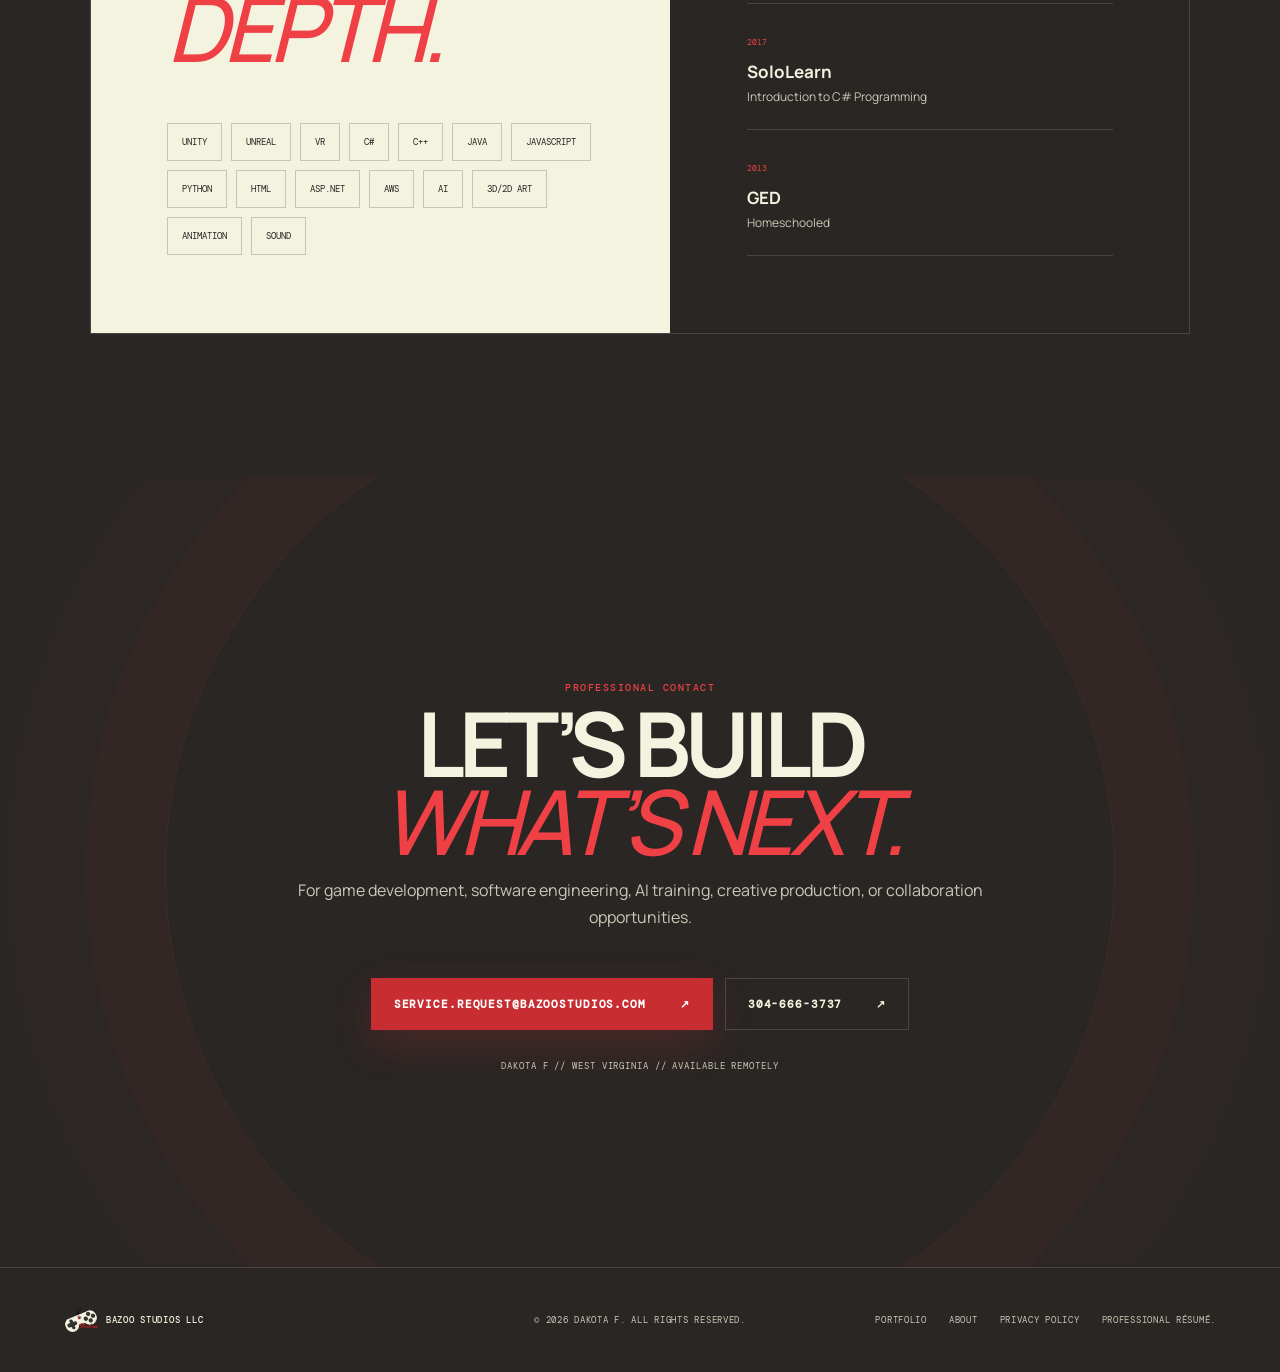
<file: resume.html>
<!doctype html>
<html lang="en">
<head>
  <meta charset="utf-8"><meta name="viewport" content="width=device-width, initial-scale=1"><meta name="theme-color" content="#292624">
  <meta name="description" content="Professional résumé for Dakota F, founder, game developer, and software engineer."><meta name="robots" content="index,follow">
  <link rel="canonical" href="https://www.bazoostudios.com/resume.html"><meta property="og:type" content="profile"><meta property="og:url" content="https://www.bazoostudios.com/resume.html"><meta property="og:title" content="Dakota F — Résumé"><meta property="og:description" content="Game development, software engineering, AI, art, animation, and production experience."><meta property="og:image" content="https://bazoostudiosllc.github.io/bazoo-studios-website/assets/og-bazoo-social.png"><meta property="og:image:width" content="1730"><meta property="og:image:height" content="909"><meta name="twitter:card" content="summary_large_image">
  <title>Dakota F — Résumé</title><link rel="icon" href="assets/bazoo-controller.png?v=2" type="image/png">
  <link rel="preconnect" href="https://fonts.googleapis.com"><link rel="preconnect" href="https://fonts.gstatic.com" crossorigin><link href="https://fonts.googleapis.com/css2?family=DM+Mono:wght@400;500&family=Manrope:wght@400;500;600;700;800&display=swap" rel="stylesheet"><link rel="stylesheet" href="styles.css?v=4">
</head>
<body class="portfolio-page resume-page"><div class="noise" aria-hidden="true"></div><div class="cursor-glow" aria-hidden="true"></div>
  <header class="site-header"><a class="brand" href="index.html"><img src="assets/bazoo-controller.png?v=2" alt="" width="48" height="48"><span>BAZOO <em>STUDIOS</em></span></a><nav aria-label="Résumé navigation"><a href="portfolio.html">Portfolio</a><a href="about.html">About</a><a href="#experience">Experience</a><a href="#skills">Skills</a><a href="#contact">Contact</a></nav><button class="nav-toggle" type="button" aria-label="Open navigation" aria-expanded="false"><span></span></button><span class="status"><i></i> Résumé</span></header>
  <main>
    <section class="portfolio-hero resume-hero"><div class="portfolio-intro reveal"><p class="eyebrow"><span>Founder // Developer // Engineer</span><b>West Virginia</b></p><h1>Dakota<br><span>F.</span></h1><p class="portfolio-lede">Game developer, software engineer, AI specialist, and founder with 10+ years creating interactive digital experiences.</p><div class="hero-actions"><a class="button button-primary" href="mailto:service.request@bazoostudios.com">Email Dakota F <span>↗</span></a><a class="button button-ghost" href="portfolio.html">View work <span>↗</span></a></div></div>
      <aside class="portfolio-id reveal"><div class="id-top"><span>RÉSUMÉ // DF-001</span><span class="live">● ACTIVE</span></div><div class="id-mark"><img src="assets/bazoo-controller.png?v=2" alt="Bazoo Studios controller logo"></div><dl><div><dt>Role</dt><dd>Founder / Developer / Engineer</dd></div><div><dt>Experience</dt><dd>10+ years</dd></div><div><dt>Focus</dt><dd>Games + Software + AI</dd></div><div><dt>Availability</dt><dd>Remote opportunities</dd></div></dl></aside>
    </section>
    <section class="objective-band"><span>OBJECTIVE // 01</span><p>Pursue meaningful work in game development, software engineering, or AI model training—contributing technical expertise, creativity, and problem-solving to innovative teams.</p></section>
    <section class="portfolio-section experience-section" id="experience"><div class="section-number">02 / EXPERIENCE</div><div class="experience-layout"><div class="experience-lead reveal"><p class="kicker">Professional history</p><h2>Building across<br><em>disciplines.</em></h2><p>Hands-on experience spanning technical creation, UX, customer communication, production, and business operations.</p></div><div class="timeline reveal">
      <article class="timeline-featured"><div class="timeline-meta"><span>2017 — PRESENT</span><span>WEST VIRGINIA</span></div><h3>Bazoo Studios LLC</h3><h4>Founder / Game Developer &amp; Software Engineer</h4><ul><li>Develop games, apps, websites, and interactive digital experiences.</li><li>Create 3D/2D art, animation, rigging, texturing, SFX, Foley, and voice work.</li><li>Engineer AI systems, training workflows, and deployment pipelines.</li><li>Lead hardware/software integration, marketing, publishing, and business operations.</li><li>Earned startup funding after placing third in the 2017 Wetzel County Entrepreneur Pitch Competition.</li></ul></article>
      <article><div class="timeline-meta"><span>2026</span><span>REMOTE</span></div><h3>Handshake AI</h3><h4>AI Training &amp; Deployment</h4><p>Train and evaluate AI models, assist engineering and deployment, and optimize workflows.</p></article>
      <article><div class="timeline-meta"><span>2025</span><span>CARY, NC</span></div><h3>Epic Games</h3><h4>Fortnite UX Tester</h4><p>Test gameplay interactions and UX flows; report on interface clarity and player usability.</p></article>
      <article><div class="timeline-meta"><span>2022</span><span>REMOTE</span></div><h3>The Fundraising Group</h3><h4>Telemarketing</h4><p>Conducted outbound fundraising calls and maintained customer engagement.</p></article>
      <details><summary>Additional experience <span>Expand log +</span></summary><div class="earlier-grid"><article><span>2019</span><h3>Davis’ Nurseries</h3><p>Customer sales, greenhouse work, and landscaping.</p></article><article><span>2016</span><h3>Simonton Windows</h3><p>Production equipment, quality, and workflow.</p></article><article><span>2015</span><h3>Domino’s Pizza</h3><p>Cooking, cashier service, and food safety.</p></article><article><span>2014</span><h3>Long’s Cleaning</h3><p>Industrial carpet and exhaust-system cleaning.</p></article><article><span>2013–2014</span><h3>Vector Marketing</h3><p>Promoted in the first week for highest office sales.</p></article><article><span>2013</span><h3>Sprouse</h3><p>Manufacturing and production operations.</p></article><article><span>2011</span><h3>McDonald’s</h3><p>Line cooking, equipment, and food safety.</p></article><article><span>VARIOUS</span><h3>Independent Work</h3><p>Device repair, tech support, consultation, lawn care, and disposal services.</p></article></div></details>
    </div></div></section>
    <section class="portfolio-section credentials-section" id="skills"><div class="section-number">03 / SKILLS + EDUCATION</div><div class="credential-grid reveal"><article class="platform-card"><p class="kicker">Professional skills</p><h2>Creative range.<br><em>Technical depth.</em></h2><div class="platform-cloud"><span>Unity</span><span>Unreal</span><span>VR</span><span>C#</span><span>C++</span><span>Java</span><span>JavaScript</span><span>Python</span><span>HTML</span><span>ASP.NET</span><span>AWS</span><span>AI</span><span>3D/2D Art</span><span>Animation</span><span>Sound</span></div></article><article class="education-card"><p class="kicker">Education</p><div class="education-item"><span>EXPECTED 2027</span><h3>Mountwest Community &amp; Technical College</h3><p>Computer Science — Game Development · Currently enrolled</p></div><div class="education-item"><span>2017</span><h3>WV Northern Community College</h3><p>Entrepreneurship &amp; Small Business Development</p></div><div class="education-item"><span>2017</span><h3>SoloLearn</h3><p>Introduction to C# Programming</p></div><div class="education-item"><span>2013</span><h3>GED</h3><p>Homeschooled</p></div></article></div></section>
    <section class="contact-section" id="contact"><div class="contact-orbit" aria-hidden="true"></div><p class="kicker">Professional contact</p><h2>Let’s build<br><em>what’s next.</em></h2><p>For game development, software engineering, AI training, creative production, or collaboration opportunities.</p><div class="contact-actions"><a class="button button-primary" href="mailto:service.request@bazoostudios.com">service.request@bazoostudios.com <span>↗</span></a><a class="button button-ghost" href="tel:+13046663737">304-666-3737 <span>↗</span></a></div><div class="contact-location">Dakota F // West Virginia // Available remotely</div></section>
  </main>
  <footer><a class="footer-brand" href="index.html"><img src="assets/bazoo-controller.png?v=2" alt="" width="34" height="34"> BAZOO STUDIOS LLC</a><p>© <span id="year"></span> Dakota F. All rights reserved.</p><div><a href="portfolio.html">Portfolio</a><a href="about.html">About</a><a href="privacy.html">Privacy policy</a><span>Professional résumé.</span></div></footer><script src="script.js"></script>
</body></html>
</file>
<file: styles.css>
:root {
  --ink: #292624;
  --ink-soft: #332f2c;
  --cream: #f3f3df;
  --cream-dim: #c9c9b7;
  --charcoal: #363330;
  --red: #c82e31;
  --red-bright: #ef4145;
  --line: rgba(243, 243, 223, .16);
  --mono: "DM Mono", monospace;
  --sans: "Manrope", sans-serif;
}

* { box-sizing: border-box; }
html { scroll-behavior: smooth; overflow-x: clip; }
body {
  margin: 0;
  color: var(--cream);
  background:
    radial-gradient(circle at 80% 15%, rgba(200, 46, 49, .13), transparent 27rem),
    radial-gradient(circle at 15% 65%, rgba(243, 243, 223, .04), transparent 32rem),
    var(--ink);
  font-family: var(--sans);
  overflow-x: hidden;
}
body::before {
  content: "";
  position: fixed;
  inset: 0;
  pointer-events: none;
  background-image: linear-gradient(rgba(255,255,255,.018) 1px, transparent 1px), linear-gradient(90deg, rgba(255,255,255,.018) 1px, transparent 1px);
  background-size: 48px 48px;
  -webkit-mask-image: linear-gradient(to bottom, black, transparent 85%);
  mask-image: linear-gradient(to bottom, black, transparent 85%);
  z-index: -2;
}
a { color: inherit; text-decoration: none; }
img { max-width: 100%; }

.noise {
  position: fixed;
  inset: 0;
  opacity: .13;
  pointer-events: none;
  z-index: 20;
  background-image: url("data:image/svg+xml,%3Csvg viewBox='0 0 180 180' xmlns='http://www.w3.org/2000/svg'%3E%3Cfilter id='n'%3E%3CfeTurbulence type='fractalNoise' baseFrequency='.9' numOctaves='3' stitchTiles='stitch'/%3E%3C/filter%3E%3Crect width='100%25' height='100%25' filter='url(%23n)' opacity='.5'/%3E%3C/svg%3E");
  mix-blend-mode: soft-light;
}
.cursor-glow {
  width: 28rem;
  height: 28rem;
  position: fixed;
  left: var(--mouse-x, 70%);
  top: var(--mouse-y, 20%);
  transform: translate(-50%, -50%);
  border-radius: 50%;
  background: rgba(200,46,49,.08);
  filter: blur(45px);
  pointer-events: none;
  z-index: -1;
}
body > header,
body > main,
body > footer { position: relative; z-index: 1; }

.site-header {
  height: 82px;
  padding: 0 clamp(22px, 5vw, 80px);
  display: grid;
  grid-template-columns: 1fr auto 1fr;
  align-items: center;
  gap: 30px;
  border-bottom: 1px solid var(--line);
  position: relative;
  z-index: 10;
  background: rgba(41,38,36,.68);
  backdrop-filter: blur(16px);
}
.brand { display: flex; align-items: center; gap: 11px; font-weight: 800; letter-spacing: -.03em; }
.brand img { width: 42px; height: 42px; object-fit: contain; }
.brand em { color: var(--red-bright); font-style: normal; }
.site-header nav { display: flex; gap: 30px; font: 500 12px var(--mono); text-transform: uppercase; letter-spacing: .08em; }
.site-header nav a { color: var(--cream-dim); transition: color .2s ease; }
.site-header nav a:hover { color: var(--cream); }
.nav-toggle { display: none; width: 44px; height: 44px; padding: 0; border: 1px solid var(--line); background: rgba(21,19,17,.82); color: var(--cream); cursor: pointer; }
.nav-toggle span, .nav-toggle::before, .nav-toggle::after { content: ""; display: block; width: 18px; height: 1px; margin: 5px auto; background: currentColor; transition: transform .2s ease, opacity .2s ease; }
.site-header.is-open .nav-toggle span { opacity: 0; }
.site-header.is-open .nav-toggle::before { transform: translateY(6px) rotate(45deg); }
.site-header.is-open .nav-toggle::after { transform: translateY(-6px) rotate(-45deg); }
.status { justify-self: end; display: flex; align-items: center; gap: 9px; font: 10px var(--mono); text-transform: uppercase; color: var(--cream-dim); letter-spacing: .08em; }
.status i { width: 7px; height: 7px; border-radius: 50%; background: var(--red-bright); box-shadow: 0 0 0 5px rgba(239,65,69,.12), 0 0 18px var(--red); animation: blink 1.7s infinite; }

.hero {
  min-height: calc(100svh - 82px);
  padding: clamp(60px, 8vw, 120px) clamp(22px, 7vw, 110px) 70px;
  display: grid;
  grid-template-columns: minmax(0, 1fr) minmax(360px, .88fr);
  gap: clamp(40px, 7vw, 120px);
  align-items: center;
  position: relative;
  overflow: clip;
}
.hero-copy { position: relative; z-index: 2; }
.eyebrow { display: flex; gap: 22px; font: 10px var(--mono); text-transform: uppercase; letter-spacing: .13em; color: var(--cream-dim); }
.eyebrow span { color: var(--red-bright); }
.eyebrow b { font-weight: 400; padding-left: 22px; border-left: 1px solid var(--line); }
h1, h2 { margin: 0; text-transform: uppercase; letter-spacing: -.065em; line-height: .88; }
.hero h1 { font-size: clamp(4rem, 7.3vw, 8.9rem); margin: 35px 0 32px; font-weight: 800; }
.hero h1 span, h2 em, .legal-content h1 span { color: var(--red-bright); font-style: italic; font-weight: 500; }
.lede { max-width: 650px; color: var(--cream-dim); font-size: clamp(15px, 1.2vw, 19px); line-height: 1.75; }
.hero-actions { display: flex; flex-wrap: wrap; gap: 12px; margin-top: 38px; }
.button { min-height: 52px; padding: 0 22px; display: inline-flex; align-items: center; gap: 34px; justify-content: space-between; border: 1px solid var(--line); font: 600 11px var(--mono); text-transform: uppercase; letter-spacing: .08em; transition: transform .2s ease, border .2s ease, background .2s ease; }
.button:hover { transform: translateY(-3px); }
.button-primary { background: var(--red); border-color: var(--red); color: white; box-shadow: 0 14px 42px rgba(200,46,49,.22); }
.button-primary:hover { background: var(--red-bright); border-color: var(--red-bright); }
.button-ghost:hover { border-color: var(--cream); }

.hero-art {
  aspect-ratio: 1;
  border: 1px solid var(--line);
  position: relative;
  display: grid;
  place-items: center;
  overflow: hidden;
  background: radial-gradient(circle, rgba(243,243,223,.07), transparent 58%);
  box-shadow: inset 0 0 80px rgba(0,0,0,.7), 0 40px 100px rgba(0,0,0,.35);
}
.hero-art::before, .hero-art::after { content: ""; position: absolute; background: var(--line); }
.hero-art::before { width: 1px; height: 100%; left: 50%; }
.hero-art::after { height: 1px; width: 100%; top: 50%; }
.art-rings { width: 72%; aspect-ratio: 1; border: 1px solid rgba(239,65,69,.35); border-radius: 50%; position: absolute; animation: spin 18s linear infinite; }
.art-rings::before, .art-rings::after { content: ""; position: absolute; border-radius: 50%; inset: 9%; border: 1px dashed var(--line); }
.art-rings::after { inset: -13%; border-style: solid; border-color: rgba(243,243,223,.08); }
.controller { width: 76%; position: relative; z-index: 2; filter: drop-shadow(0 32px 34px rgba(0,0,0,.65)); animation: float 5.5s ease-in-out infinite; }
.frame-label { position: absolute; padding: 11px; font: 8px var(--mono); color: var(--cream-dim); letter-spacing: .08em; z-index: 3; }
.top-left { top: 0; left: 0; }.top-right { top: 0; right: 0; }.bottom-left { bottom: 0; left: 0; }.bottom-right { bottom: 0; right: 0; }
.pulse-dot { position: absolute; width: 10px; height: 10px; background: var(--red-bright); border-radius: 50%; right: 17%; bottom: 20%; z-index: 4; box-shadow: 0 0 0 0 rgba(239,65,69,.6); animation: pulse 2s infinite; }
.orbit { position: absolute; width: 450px; height: 450px; border: 1px solid rgba(243,243,223,.05); border-radius: 50%; pointer-events: none; }
.orbit-one { left: -270px; top: 8%; }.orbit-two { right: -310px; bottom: -20%; width: 600px; height: 600px; }
.scroll-cue { position: absolute; bottom: 25px; left: clamp(22px, 7vw, 110px); display: flex; align-items: center; gap: 15px; color: var(--cream-dim); font: 9px var(--mono); text-transform: uppercase; letter-spacing: .1em; }
.scroll-cue i { width: 55px; height: 1px; background: var(--line); position: relative; overflow: hidden; }
.scroll-cue i::after { content: ""; position: absolute; inset: 0; background: var(--red); transform: translateX(-100%); animation: scan 2.2s ease-in-out infinite; }

.ticker { overflow: hidden; border-block: 1px solid var(--line); background: var(--cream); color: var(--ink); transform: rotate(-1deg) scale(1.02); }
.ticker-track { width: max-content; display: flex; align-items: center; gap: 34px; padding: 18px 0; font: 800 13px var(--mono); letter-spacing: .06em; animation: marquee 28s linear infinite; }
.ticker-track b { color: var(--red); }

.section { padding: clamp(90px, 11vw, 170px) clamp(22px, 7vw, 110px); }
.section-number { font: 10px var(--mono); letter-spacing: .12em; color: var(--red-bright); padding-bottom: 20px; border-bottom: 1px solid var(--line); }
.signal-grid { margin-top: 70px; display: grid; grid-template-columns: .9fr 1.1fr; gap: clamp(55px, 10vw, 150px); align-items: center; }
.kicker { color: var(--red-bright); font: 500 10px var(--mono); text-transform: uppercase; letter-spacing: .15em; }
.signal h2, .manifesto h2 { font-size: clamp(3.4rem, 6vw, 7.3rem); margin: 25px 0 35px; }
.signal-copy > p:last-child, .manifesto-copy > p { color: var(--cream-dim); line-height: 1.8; max-width: 620px; }
.signal-console { min-height: 440px; border: 1px solid var(--line); background: rgba(21,19,17,.78); box-shadow: 25px 25px 0 rgba(243,243,223,.035); }
.console-bar { border-bottom: 1px solid var(--line); height: 50px; padding: 0 18px; display: flex; justify-content: space-between; align-items: center; font: 9px var(--mono); color: var(--cream-dim); }
.console-bar .live { color: var(--red-bright); }
.waveform { height: 235px; display: flex; align-items: center; gap: 7px; padding: 28px; border-bottom: 1px solid var(--line); overflow: hidden; }
.waveform i { flex: 1; max-width: 12px; height: var(--h); background: linear-gradient(to top, var(--red), var(--red-bright)); transform-origin: center; animation: wave 1.8s ease-in-out infinite alternate; animation-delay: calc(var(--h) * -0.02); box-shadow: 0 0 18px rgba(239,65,69,.25); }
.console-readout { padding: 22px 28px; display: grid; grid-template-columns: 1fr auto; gap: 14px 25px; font: 9px var(--mono); color: var(--cream-dim); }
.console-readout b { color: var(--cream); font-weight: 500; text-align: right; }

.manifesto { padding-top: 40px; }
.manifesto-card { margin-top: 70px; display: grid; grid-template-columns: 1fr 1fr; border: 1px solid var(--line); background: var(--ink-soft); }
.logo-stage { min-height: 650px; display: grid; place-items: center; padding: 60px; position: relative; overflow: hidden; background: var(--cream); }
.logo-stage::before { content: ""; position: absolute; width: 75%; aspect-ratio: 1; border: 1px solid rgba(41,38,36,.1); border-radius: 50%; box-shadow: 0 0 0 60px rgba(41,38,36,.025), 0 0 0 120px rgba(41,38,36,.018); }
.logo-stage img { position: relative; width: 100%; z-index: 2; filter: drop-shadow(0 20px 20px rgba(0,0,0,.18)); }
.crosshair { position: absolute; width: 18px; height: 18px; z-index: 3; }
.crosshair::before, .crosshair::after { content: ""; position: absolute; background: var(--red); }
.crosshair::before { width: 100%; height: 1px; top: 50%; }.crosshair::after { height: 100%; width: 1px; left: 50%; }
.crosshair-a { left: 25px; top: 25px; }.crosshair-b { right: 25px; bottom: 25px; }
.manifesto-copy { padding: clamp(45px, 6vw, 95px); display: flex; flex-direction: column; justify-content: center; }
.manifesto-copy ul { margin: 35px 0 0; padding: 0; list-style: none; border-top: 1px solid var(--line); }
.manifesto-copy li { display: flex; gap: 26px; padding: 18px 0; border-bottom: 1px solid var(--line); font-size: 13px; text-transform: uppercase; letter-spacing: .04em; }
.manifesto-copy li span { color: var(--red-bright); font: 10px var(--mono); }
.founder-link { margin-top: 28px; align-self: flex-start; }

.founder-strip { padding-top: 45px; display: grid; grid-template-columns: .45fr 1.1fr .9fr; gap: clamp(35px, 7vw, 100px); align-items: start; border-top: 1px solid var(--line); }
.founder-index { font: 10px var(--mono); color: var(--red-bright); letter-spacing: .12em; }
.founder-strip h2 { font-size: clamp(3.4rem, 5.5vw, 7rem); }
.founder-summary p { margin: 0 0 28px; color: var(--cream-dim); line-height: 1.8; }
.founder-tags { display: flex; flex-wrap: wrap; gap: 8px; margin-bottom: 32px; }
.founder-tags span { border: 1px solid var(--line); padding: 9px 11px; font: 9px var(--mono); text-transform: uppercase; }

.social-section { padding-top: 45px; }
.social-heading { margin-top: 70px; display: grid; grid-template-columns: 1.1fr .9fr; gap: clamp(50px, 9vw, 140px); align-items: end; }
.social-heading h2 { font-size: clamp(3.8rem, 7vw, 8.4rem); margin-top: 25px; }
.social-heading > p { margin: 0 0 10px; max-width: 570px; color: var(--cream-dim); font-size: clamp(15px, 1.25vw, 19px); line-height: 1.8; }
.social-grid { display: grid; grid-template-columns: repeat(3, 1fr); margin-top: 70px; border: 1px solid var(--line); }
.social-card { min-height: 360px; padding: 30px; border-right: 1px solid var(--line); position: relative; display: flex; flex-direction: column; justify-content: space-between; overflow: hidden; background: rgba(21,19,17,.62); transition: transform .25s ease, background .25s ease; }
.social-card:last-child { border-right: 0; }
.social-card::before { content: ""; position: absolute; width: 230px; height: 230px; right: -110px; top: -110px; border: 1px solid rgba(239,65,69,.2); border-radius: 50%; transition: transform .35s ease, background .35s ease; }
.social-card:hover { transform: translateY(-8px); background: rgba(200,46,49,.09); }
.social-card:hover::before { transform: scale(1.25); background: rgba(200,46,49,.08); }
.social-index { color: var(--red-bright); font: 9px var(--mono); letter-spacing: .12em; }
.social-card small { color: var(--cream-dim); font: 9px var(--mono); text-transform: uppercase; letter-spacing: .12em; }
.social-card h3 { margin: 12px 0 8px; font-size: clamp(34px, 4vw, 62px); text-transform: uppercase; letter-spacing: -.06em; }
.social-card p { margin: 0; color: var(--cream-dim); font: 10px var(--mono); }
.social-card b { position: absolute; right: 28px; bottom: 27px; color: var(--red-bright); font-size: 24px; font-weight: 400; }
.social-note { margin: 24px 0 0; padding: 20px 24px; border-left: 2px solid var(--red); background: rgba(200,46,49,.06); color: var(--cream-dim); font-size: 12px; line-height: 1.7; }
.social-note span { margin-right: 18px; color: var(--red-bright); font: 9px var(--mono); letter-spacing: .1em; }

/* Player hub */
.account-shell { min-height: 100vh; }
.account-hero { min-height: calc(100svh - 82px); padding: clamp(70px, 9vw, 135px) clamp(22px, 7vw, 110px); display: grid; grid-template-columns: 1.15fr .85fr; gap: clamp(50px, 9vw, 140px); align-items: center; }
.account-hero h1 { font-size: clamp(4.5rem, 9vw, 10.5rem); margin: 35px 0; }
.account-hero h1 span { color: var(--red-bright); font-style: italic; font-weight: 500; }
.account-hero > div:first-child > p:last-child { max-width: 680px; color: var(--cream-dim); font-size: clamp(16px, 1.3vw, 20px); line-height: 1.75; }
.auth-panel { padding: clamp(35px, 5vw, 65px); border: 1px solid var(--line); background: rgba(21,19,17,.86); box-shadow: 24px 24px 0 rgba(243,243,223,.03); }
.auth-panel > img { width: min(250px, 72%); display: block; margin: 0 auto 45px; filter: drop-shadow(0 26px 24px rgba(0,0,0,.55)); }
.auth-panel h2 { margin: 15px 0; font-size: clamp(30px, 3vw, 48px); line-height: 1; }
.auth-panel > p:not(.kicker) { color: var(--cream-dim); line-height: 1.7; }
.google-button { width: 100%; margin-top: 22px; }.google-button:disabled { opacity: .65; cursor: wait; }
.google-mark { width: 24px; height: 24px; display: grid; place-items: center; border-radius: 50%; background: white; color: #4285f4; font: 800 14px var(--sans); }
.auth-fineprint { font-size: 10px; text-align: center; }.auth-fineprint a { color: var(--red-bright); }
.player-grid { margin-top: 65px; display: grid; grid-template-columns: .8fr 1.2fr; border: 1px solid var(--line); }
.player-card, .profile-form { padding: clamp(35px, 5vw, 70px); }.player-card { background: var(--cream); color: var(--ink); }
.player-avatar-wrap { width: 120px; height: 120px; padding: 8px; border: 1px solid rgba(41,38,36,.18); margin-bottom: 35px; }.player-avatar-wrap img { width: 100%; height: 100%; object-fit: cover; }
.player-card h2 { font-size: clamp(35px, 4.5vw, 68px); text-transform: none; line-height: 1; }.player-email { color: var(--charcoal); font: 10px var(--mono); overflow-wrap: anywhere; }
.rank-lockup { margin: 35px 0; padding: 25px 0; border-block: 1px solid rgba(41,38,36,.18); display: grid; grid-template-columns: 1fr auto; align-items: end; }.rank-lockup span { grid-column: 1/-1; color: var(--red); font: 10px var(--mono); letter-spacing: .1em; }.rank-lockup strong { font-size: 52px; letter-spacing: -.06em; }.rank-lockup small { text-transform: uppercase; }.player-card .button-ghost { border-color: rgba(41,38,36,.25); }
.profile-form { display: flex; flex-direction: column; gap: 24px; background: var(--ink-soft); }.profile-form label { display: grid; gap: 9px; color: var(--cream-dim); font: 9px var(--mono); text-transform: uppercase; letter-spacing: .1em; }
.profile-form input, .profile-form textarea { width: 100%; border: 1px solid var(--line); background: var(--ink); color: var(--cream); padding: 16px; font: 15px var(--sans); outline: none; resize: vertical; }.profile-form input:focus, .profile-form textarea:focus { border-color: var(--red-bright); }.profile-form .button { align-self: flex-start; }.form-status { min-height: 20px; margin: 0; color: var(--red-bright); font: 10px var(--mono); }
.account-subgrid { margin-top: 30px; display: grid; grid-template-columns: 1fr 1fr; gap: 30px; }.hub-card { padding: clamp(30px, 4vw, 55px); border: 1px solid var(--line); background: rgba(21,19,17,.5); }.hub-card-head { display: flex; justify-content: space-between; gap: 20px; align-items: start; }.hub-card-head h3 { margin: 10px 0 35px; font-size: 28px; }.hub-card-head > span { color: var(--red-bright); font: 8px var(--mono); }.connection-list > div, .points-list > div { display: flex; justify-content: space-between; gap: 20px; padding: 17px 0; border-top: 1px solid var(--line); text-transform: capitalize; }.connection-list span, .points-list span, .points-list > p { color: var(--cream-dim); font-size: 12px; }.points-list b { color: var(--red-bright); }
.leaderboard-heading { margin-top: 70px; display: grid; grid-template-columns: 1fr 1fr; gap: 70px; align-items: end; }.leaderboard-heading h2 { margin-top: 25px; font-size: clamp(4rem, 7vw, 8rem); }.leaderboard-heading > p { color: var(--cream-dim); line-height: 1.8; }.leaderboard-table { margin-top: 60px; border: 1px solid var(--line); }.leaderboard-table > p { margin: 0; padding: 40px; color: var(--cream-dim); }.leaderboard-row { min-height: 78px; padding: 18px 25px; display: grid; grid-template-columns: 90px 1.4fr 1fr 110px; gap: 20px; align-items: center; border-bottom: 1px solid var(--line); }.leaderboard-row:last-child { border-bottom: 0; }.leaderboard-row strong, .leaderboard-row b { color: var(--red-bright); }.leaderboard-row b { text-align: right; }.leaderboard-row small { color: var(--cream-dim); text-transform: uppercase; }.leaderboard-labels { min-height: 46px; color: var(--cream-dim); font: 8px var(--mono); text-transform: uppercase; }

/* Music */
.music-hero { min-height: calc(100svh - 82px); padding: clamp(70px, 9vw, 135px) clamp(22px, 7vw, 110px); display: grid; grid-template-columns: 1.05fr .95fr; gap: clamp(50px, 9vw, 140px); align-items: center; overflow: hidden; }
.music-copy h1 { font-size: clamp(4.8rem, 9vw, 10.8rem); margin: 38px 0; }.music-copy h1 span { color: var(--red-bright); font-style: italic; font-weight: 500; }.music-copy > p:last-of-type { max-width: 670px; color: var(--cream-dim); font-size: clamp(16px, 1.3vw, 20px); line-height: 1.75; }.music-copy .button { margin-top: 25px; }
.music-visual { aspect-ratio: 1; position: relative; display: grid; place-items: center; border: 1px solid var(--line); background: radial-gradient(circle, rgba(200,46,49,.17), transparent 58%); overflow: hidden; }.music-visual::before, .music-visual::after { content: ""; position: absolute; inset: 10%; border: 1px solid rgba(243,243,223,.08); border-radius: 50%; }.music-visual::after { inset: 22%; border-style: dashed; animation: spin 22s linear infinite reverse; }
.vinyl { width: 66%; aspect-ratio: 1; border-radius: 50%; position: relative; z-index: 2; display: grid; place-items: center; background: repeating-radial-gradient(circle, #181614 0 3px, #0b0a09 4px 7px, #24211e 8px 9px); box-shadow: 0 40px 70px rgba(0,0,0,.55); animation: spin 18s linear infinite; }.vinyl::before { content: ""; position: absolute; inset: 6%; border: 1px solid rgba(243,243,223,.12); border-radius: 50%; box-shadow: inset 0 0 0 45px rgba(255,255,255,.015); }.vinyl-label { width: 31%; aspect-ratio: 1; border-radius: 50%; background: var(--red); display: grid; place-items: center; position: relative; overflow: hidden; }.vinyl-label img { width: 82%; filter: brightness(.15); }.vinyl-label::after { content: ""; position: absolute; width: 9px; height: 9px; border-radius: 50%; background: var(--cream); }
.sound-bars { position: absolute; left: 6%; right: 6%; bottom: 7%; height: 55px; display: flex; align-items: end; gap: 7px; }.sound-bars i { flex: 1; height: 45%; max-width: 7px; background: var(--red-bright); animation: wave 1.4s ease-in-out infinite alternate; }.sound-bars i:nth-child(2n) { height: 90%; animation-delay: -.5s; }.sound-bars i:nth-child(3n) { height: 65%; animation-delay: -.9s; }.music-coordinate { position: absolute; top: 18px; right: 20px; color: var(--cream-dim); font: 8px var(--mono); letter-spacing: .1em; }
.album-grid { margin-top: 70px; display: grid; grid-template-columns: .8fr 1.2fr; gap: clamp(55px, 9vw, 140px); align-items: center; }.album-heading h2 { margin: 25px 0 35px; font-size: clamp(3.7rem, 6vw, 7.4rem); }.album-heading > p:last-child { color: var(--cream-dim); line-height: 1.8; max-width: 520px; }.spotify-console { border: 1px solid var(--line); padding-bottom: 22px; background: rgba(21,19,17,.72); box-shadow: 24px 24px 0 rgba(243,243,223,.03); }.spotify-console iframe { display: block; border: 0; border-radius: 12px; margin: 22px; width: calc(100% - 44px); }.album-meta { padding: 0 22px; display: flex; flex-wrap: wrap; gap: 18px; justify-content: space-between; color: var(--cream-dim); font: 8px var(--mono); letter-spacing: .08em; }.music-finale { min-height: 75vh; text-align: center; display: flex; flex-direction: column; justify-content: center; align-items: center; border-top: 1px solid var(--line); }.music-finale h2 { font-size: clamp(4.5rem, 9vw, 10rem); }.music-finale > p:not(.kicker) { color: var(--cream-dim); margin: 30px 0 10px; }.music-finale .hero-actions { justify-content: center; }

.finale { min-height: 80vh; text-align: center; display: flex; flex-direction: column; align-items: center; justify-content: center; position: relative; overflow: hidden; }
.finale h2 { font-size: clamp(4rem, 8vw, 9.5rem); position: relative; }
.finale > p:not(.kicker) { color: var(--cream-dim); margin: 30px 0; }
.finale-orbit { position: absolute; width: min(72vw, 950px); aspect-ratio: 1; border: 1px solid rgba(239,65,69,.13); border-radius: 50%; box-shadow: 0 0 0 75px rgba(239,65,69,.025), 0 0 0 150px rgba(239,65,69,.018); }
.finale > *:not(.finale-orbit) { position: relative; z-index: 1; }

footer { min-height: 105px; padding: 28px clamp(22px, 5vw, 80px); border-top: 1px solid var(--line); display: grid; grid-template-columns: 1fr auto 1fr; gap: 25px; align-items: center; color: var(--cream-dim); font: 9px var(--mono); text-transform: uppercase; letter-spacing: .08em; }
.footer-brand { display: flex; align-items: center; gap: 8px; color: var(--cream); font-weight: 500; }
.footer-brand img { width: 34px; height: 34px; object-fit: contain; }
footer > div { justify-self: end; display: flex; gap: 22px; }
footer a:hover { color: var(--red-bright); }

.reveal { opacity: 0; transform: translateY(30px); transition: opacity .9s ease, transform .9s cubic-bezier(.2,.7,.2,1); }
.reveal.in-view { opacity: 1; transform: none; }

.legal-page { background: var(--ink); }
.legal-wrap { min-height: 100vh; display: grid; grid-template-columns: minmax(260px, 30vw) 1fr; }
.legal-aside { border-right: 1px solid var(--line); padding: 80px clamp(28px, 5vw, 70px); position: relative; }
.legal-aside img { width: min(300px, 100%); position: sticky; top: 150px; filter: drop-shadow(0 25px 30px rgba(0,0,0,.55)); animation: float 6s ease-in-out infinite; }
.legal-aside > p:last-child { position: sticky; top: 500px; color: var(--cream-dim); font: 9px/1.8 var(--mono); text-transform: uppercase; }
.legal-content { padding: clamp(80px, 10vw, 150px) clamp(28px, 10vw, 160px); max-width: 1100px; }
.legal-content h1 { font-size: clamp(5rem, 10vw, 10rem); margin: 25px 0 45px; }
.legal-intro { font-size: clamp(18px, 2vw, 27px); line-height: 1.55; color: var(--cream-dim); padding-bottom: 55px; border-bottom: 1px solid var(--line); }
.legal-content section { padding: 42px 0; border-bottom: 1px solid var(--line); }
.legal-content section h2 { font-size: clamp(21px, 2.2vw, 31px); letter-spacing: -.03em; line-height: 1.2; text-transform: none; margin-bottom: 19px; }
.legal-content section h2 span { color: var(--red-bright); margin-right: 15px; font: 10px var(--mono); }
.legal-content section p { color: var(--cream-dim); line-height: 1.85; }
.legal-content > .button { margin-top: 50px; }
.text-link { color: var(--red-bright); border-bottom: 1px solid rgba(239,65,69,.4); }

/* Lost Seal */
.lostseal-page {
  background:
    radial-gradient(circle at 8% 36%, rgba(239,65,69,.08), transparent 28%),
    var(--ink);
}
.lostseal-hero {
  min-height: calc(100svh - 82px);
  padding: clamp(70px, 9vw, 135px) clamp(22px, 7vw, 110px);
  display: grid;
  grid-template-columns: 1.08fr .92fr;
  gap: clamp(50px, 9vw, 140px);
  align-items: center;
  position: relative;
  overflow: hidden;
}
.lostseal-copy h1 {
  font-size: clamp(4.4rem, 8.8vw, 10rem);
  margin: 38px 0 28px;
}
.lostseal-copy h1 span { color: var(--red-bright); font-style: italic; font-weight: 500; }
.lostseal-lede {
  max-width: 700px;
  color: var(--cream-dim);
  font-size: clamp(16px, 1.25vw, 20px);
  line-height: 1.75;
}
.lostseal-art {
  min-height: min(68vw, 720px);
  padding: 32px;
  display: grid;
  align-items: end;
  position: relative;
  overflow: hidden;
  border: 1px solid var(--line);
  background:
    radial-gradient(circle at 50% 30%, rgba(243,243,223,.14), transparent 18%),
    radial-gradient(circle at 70% 70%, rgba(200,46,49,.28), transparent 28%),
    linear-gradient(145deg, #201c19, #362f2b 55%, #151210);
  box-shadow: 24px 24px 0 rgba(243,243,223,.03), inset 0 0 80px rgba(10,9,8,.22);
}
.lostseal-art::before {
  content: "";
  position: absolute;
  inset: 10%;
  border: 1px solid rgba(243,243,223,.08);
  border-radius: 50%;
  z-index: 1;
}
.lostseal-art::after {
  content: "";
  position: absolute;
  inset: 18%;
  border: 1px dashed rgba(239,65,69,.26);
  border-radius: 50%;
  animation: spin 24s linear infinite;
  z-index: 1;
}
.lostseal-art-inner {
  position: relative;
  z-index: 2;
  max-width: 340px;
  padding: 22px;
  border: 1px solid rgba(243,243,223,.18);
  background: rgba(25,22,20,.82);
  box-shadow: 10px 10px 0 rgba(10,9,8,.22);
  backdrop-filter: blur(8px);
}
.lostseal-art-inner span {
  color: var(--red-bright);
  font: 9px var(--mono);
  letter-spacing: .12em;
  text-transform: uppercase;
}
.lostseal-art-inner strong {
  display: block;
  margin: 20px 0 12px;
  font-size: clamp(2.4rem, 5vw, 4.8rem);
  line-height: .9;
  text-transform: uppercase;
  letter-spacing: -.06em;
}
.lostseal-art-inner p {
  margin: 0;
  color: var(--cream-dim);
  line-height: 1.6;
}
.lostseal-hero-image {
  position: absolute;
  inset: 0;
  z-index: 0;
  width: 100%;
  height: 100%;
  object-fit: cover;
  object-position: center;
  filter: saturate(1.05) contrast(1.02);
}
.lostseal-grid {
  display: grid;
  grid-template-columns: repeat(3, 1fr);
  gap: 1px;
  margin-top: 70px;
  border: 1px solid var(--line);
  background: var(--line);
}
.lostseal-card {
  min-height: 250px;
  padding: 32px;
  background: rgba(21,19,17,.72);
  display: flex;
  flex-direction: column;
  justify-content: space-between;
  transition: background .25s ease, transform .25s ease;
}
.lostseal-card:hover { background: rgba(41,38,36,.92); transform: translateY(-4px); }
.lostseal-card span {
  color: var(--red-bright);
  font: 9px var(--mono);
  letter-spacing: .1em;
  text-transform: uppercase;
}
.lostseal-card h3 {
  margin: 20px 0 15px;
  font-size: clamp(1.7rem, 2.7vw, 2.7rem);
  text-transform: uppercase;
  letter-spacing: -.04em;
}
.lostseal-card p {
  margin: 0;
  color: var(--cream-dim);
  line-height: 1.7;
}
.lostseal-note {
  margin-top: 24px;
  padding: 18px 22px;
  border-left: 2px solid var(--red);
  background: rgba(200,46,49,.06);
  color: var(--cream-dim);
  line-height: 1.7;
}
.lostseal-snapshots {
  display: grid;
  grid-template-columns: repeat(4, 1fr);
  gap: 14px;
  margin-top: 70px;
}
.lostseal-snapshot {
  margin: 0;
  border: 1px solid var(--line);
  background: rgba(21,19,17,.72);
  overflow: hidden;
  transition: border-color .25s ease, transform .25s ease, background .25s ease;
}
.lostseal-snapshot:hover { border-color: rgba(239,65,69,.65); background: rgba(41,38,36,.88); transform: translateY(-5px); }
.lostseal-snapshot img {
  display: block;
  width: 100%;
  height: 230px;
  object-fit: cover;
  transition: transform .45s ease, filter .45s ease;
}
.lostseal-snapshot:hover img { transform: scale(1.035); filter: saturate(1.12); }
.lostseal-snapshot div {
  padding: 15px 16px 18px;
  display: grid;
  gap: 8px;
}
.lostseal-snapshot span {
  color: var(--red-bright);
  font: 9px var(--mono);
  letter-spacing: .1em;
}
.lostseal-snapshot p {
  margin: 0;
  color: var(--cream-dim);
  font-size: 12px;
  line-height: 1.6;
}
.lostseal-gallery {
  margin-top: 90px;
}
.lostseal-gallery-head {
  display: grid;
  grid-template-columns: 1fr .9fr;
  gap: 36px;
  align-items: end;
  margin-bottom: 28px;
}
.lostseal-gallery-head h2 {
  font-size: clamp(3rem, 5.6vw, 6.6rem);
  margin-top: 22px;
}
.lostseal-gallery-head > p {
  margin: 0;
  color: var(--cream-dim);
  line-height: 1.8;
  max-width: 560px;
}
.gallery-shell {
  display: grid;
  grid-template-columns: minmax(0, 1.75fr) minmax(260px, .75fr);
  gap: 18px;
  align-items: start;
}
.gallery-stage {
  border: 1px solid var(--line);
  background: rgba(21,19,17,.86);
}
.gallery-viewport {
  position: relative;
  aspect-ratio: 16 / 9;
  overflow: hidden;
}
.gallery-slide {
  position: absolute;
  inset: 0;
  margin: 0;
  opacity: 0;
  transform: scale(1.01);
  transition: opacity .35s ease, transform .35s ease;
}
.gallery-slide.is-active {
  opacity: 1;
  transform: none;
  z-index: 1;
}
.gallery-slide img {
  width: 100%;
  height: 100%;
  object-fit: cover;
  display: block;
}
.gallery-slide figcaption {
  position: absolute;
  left: 18px;
  right: 18px;
  bottom: 18px;
  padding: 12px 14px;
  border: 1px solid rgba(243,243,223,.28);
  background: rgba(41,38,36,.78);
  color: var(--cream);
  font: 10px/1.5 var(--mono);
  letter-spacing: .06em;
}
.gallery-controls {
  min-height: 64px;
  display: flex;
  align-items: center;
  justify-content: space-between;
  gap: 14px;
  padding: 0 18px;
  border-top: 1px solid var(--line);
}
.gallery-button {
  min-height: 40px;
  padding: 0 16px;
  border: 1px solid var(--line);
  background: rgba(41,38,36,.92);
  color: var(--cream);
  font: 10px var(--mono);
  letter-spacing: .08em;
  text-transform: uppercase;
  cursor: pointer;
}
.gallery-button:hover { border-color: var(--cream); }
.gallery-counter {
  display: flex;
  align-items: center;
  gap: 7px;
  color: var(--cream-dim);
  font: 9px var(--mono);
  letter-spacing: .1em;
}
.gallery-counter b { color: var(--red-bright); font-weight: 400; }
.gallery-thumbs {
  display: grid;
  grid-template-columns: repeat(2, 1fr);
  gap: 10px;
}
.gallery-thumbs button {
  border: 1px solid var(--line);
  padding: 0;
  background: rgba(21,19,17,.82);
  overflow: hidden;
  cursor: pointer;
  aspect-ratio: 1;
  opacity: .68;
  transition: opacity .2s ease, transform .2s ease, border-color .2s ease;
}
.gallery-thumbs button:hover { transform: translateY(-2px); opacity: .95; }
.gallery-thumbs button.is-active {
  opacity: 1;
  border-color: rgba(239,65,69,.7);
  box-shadow: 0 0 0 1px rgba(239,65,69,.35) inset;
}
.gallery-thumbs img {
  display: block;
  width: 100%;
  height: 100%;
  object-fit: cover;
}

/* Portfolio */
.portfolio-page { background: var(--ink); }
.portfolio-hero { min-height: calc(100svh - 82px); padding: clamp(70px, 9vw, 135px) clamp(22px, 7vw, 110px); display: grid; grid-template-columns: 1.25fr .75fr; gap: clamp(55px, 9vw, 140px); align-items: center; }
.portfolio-intro h1 { font-size: clamp(5rem, 10vw, 11.5rem); margin: 38px 0; }
.portfolio-lede { max-width: 760px; color: var(--cream-dim); font-size: clamp(16px, 1.3vw, 20px); line-height: 1.75; }
.portfolio-id { border: 1px solid var(--line); background: rgba(21,19,17,.85); box-shadow: 24px 24px 0 rgba(243,243,223,.03); }
.id-top { height: 48px; display: flex; align-items: center; justify-content: space-between; padding: 0 17px; border-bottom: 1px solid var(--line); color: var(--cream-dim); font: 8px var(--mono); letter-spacing: .08em; }
.id-top .live { color: var(--red-bright); }
.id-mark { min-height: 320px; display: grid; place-items: center; padding: 35px; background: radial-gradient(circle, rgba(200,46,49,.14), transparent 60%); border-bottom: 1px solid var(--line); }
.id-mark img { width: 88%; filter: drop-shadow(0 28px 26px rgba(0,0,0,.55)); animation: float 6s ease-in-out infinite; }
.portfolio-id dl { margin: 0; padding: 20px; }
.portfolio-id dl div { display: grid; grid-template-columns: .7fr 1.3fr; gap: 15px; padding: 13px 0; border-bottom: 1px solid var(--line); }
.portfolio-id dl div:last-child { border-bottom: 0; }
.portfolio-id dt { color: var(--red-bright); font: 8px var(--mono); text-transform: uppercase; letter-spacing: .1em; }
.portfolio-id dd { margin: 0; font-size: 11px; text-transform: uppercase; letter-spacing: .04em; }
.objective-band { padding: clamp(45px, 6vw, 80px) clamp(22px, 7vw, 110px); background: var(--cream); color: var(--ink); display: grid; grid-template-columns: .35fr 1.65fr; gap: 45px; align-items: start; }
.objective-band > span { color: var(--red); font: 10px var(--mono); letter-spacing: .1em; }
.objective-band p { margin: 0; max-width: 1200px; font-size: clamp(22px, 3vw, 44px); font-weight: 700; line-height: 1.25; letter-spacing: -.035em; }
.portfolio-section { padding: clamp(90px, 11vw, 165px) clamp(22px, 7vw, 110px); }
.portfolio-heading { display: grid; grid-template-columns: .4fr 1.6fr; align-items: start; }
.portfolio-heading h2, .experience-lead h2, .platform-card h2, .contact-section h2 { font-size: clamp(3.8rem, 7vw, 8.4rem); }
.capability-grid { display: grid; grid-template-columns: repeat(3, 1fr); margin-top: 75px; border-top: 1px solid var(--line); border-left: 1px solid var(--line); }
.capability-grid article { min-height: 310px; padding: 35px; border-right: 1px solid var(--line); border-bottom: 1px solid var(--line); background: rgba(21,19,17,.42); transition: background .3s ease, transform .3s ease; }
.capability-grid article:hover { background: rgba(200,46,49,.08); transform: translateY(-6px); }
.capability-grid article > span { color: var(--red-bright); font: 9px var(--mono); }
.capability-grid h3 { margin: 70px 0 17px; font-size: 21px; }
.capability-grid p { color: var(--cream-dim); line-height: 1.7; font-size: 13px; }
.experience-section { padding-top: 40px; }
.experience-layout { display: grid; grid-template-columns: .75fr 1.25fr; gap: clamp(60px, 10vw, 155px); margin-top: 70px; }
.experience-lead { position: sticky; top: 120px; align-self: start; }
.experience-lead p:last-child { color: var(--cream-dim); line-height: 1.8; max-width: 510px; }
.timeline { border-top: 1px solid var(--line); }
.timeline > article { padding: 36px 0; border-bottom: 1px solid var(--line); }
.timeline > article.timeline-featured { padding: 45px; margin: 0 -45px; background: rgba(200,46,49,.075); border: 1px solid rgba(239,65,69,.25); }
.timeline-meta { display: flex; justify-content: space-between; color: var(--red-bright); font: 8px var(--mono); letter-spacing: .08em; }
.timeline h3 { margin: 20px 0 4px; font-size: clamp(23px, 2.5vw, 38px); }
.timeline h4 { margin: 0 0 18px; color: var(--cream-dim); font-size: 12px; text-transform: uppercase; letter-spacing: .06em; }
.timeline p, .timeline li { color: var(--cream-dim); line-height: 1.75; font-size: 13px; }
.timeline ul { padding-left: 18px; }
.timeline details { border-bottom: 1px solid var(--line); }
.timeline summary { padding: 25px 0; cursor: pointer; list-style: none; display: flex; justify-content: space-between; font-weight: 700; text-transform: uppercase; }
.timeline summary span { color: var(--red-bright); font: 9px var(--mono); }
.earlier-grid { display: grid; grid-template-columns: 1fr 1fr; gap: 1px; background: var(--line); }
.earlier-grid article { padding: 24px; background: var(--ink-soft); }
.earlier-grid article > span { color: var(--red-bright); font: 8px var(--mono); }
.earlier-grid h3 { font-size: 16px; margin: 13px 0 7px; }
.earlier-grid p { margin: 0; }
.credentials-section { padding-top: 40px; }
.credential-grid { display: grid; grid-template-columns: 1fr 1fr; margin-top: 70px; border: 1px solid var(--line); }
.platform-card, .education-card { padding: clamp(40px, 6vw, 85px); }
.platform-card { background: var(--cream); color: var(--ink); }
.platform-card .kicker { color: var(--red); }
.platform-cloud { display: flex; flex-wrap: wrap; gap: 9px; margin-top: 55px; }
.platform-cloud span { padding: 12px 14px; border: 1px solid rgba(41,38,36,.22); font: 9px var(--mono); text-transform: uppercase; }
.education-item { padding: 24px 0; border-bottom: 1px solid var(--line); }
.education-item > span { color: var(--red-bright); font: 8px var(--mono); }
.education-item h3 { margin: 10px 0 5px; font-size: 17px; }
.education-item p { margin: 0; color: var(--cream-dim); font-size: 12px; }
.highlight-grid { display: grid; grid-template-columns: repeat(4, 1fr); margin-top: 70px; border: 1px solid var(--line); }
.highlight-grid article { padding: 30px; min-height: 270px; border-right: 1px solid var(--line); display: flex; flex-direction: column; }
.highlight-grid article:last-child { border-right: 0; }
.highlight-grid strong { color: var(--red-bright); font-size: 56px; letter-spacing: -.07em; }
.highlight-grid span { margin-top: auto; font-weight: 700; text-transform: uppercase; }
.highlight-grid p { color: var(--cream-dim); line-height: 1.65; font-size: 12px; }
.affiliations { display: flex; flex-wrap: wrap; gap: 10px; padding-top: 35px; }
.affiliations span { border: 1px solid var(--line); padding: 12px 15px; color: var(--cream-dim); font: 9px var(--mono); text-transform: uppercase; }
.contact-section { min-height: 88vh; padding: clamp(90px, 10vw, 150px) clamp(22px, 7vw, 110px); display: flex; flex-direction: column; align-items: center; justify-content: center; text-align: center; position: relative; overflow: hidden; }
.contact-section > *:not(.contact-orbit) { position: relative; z-index: 1; }
.contact-section > p:not(.kicker) { max-width: 720px; color: var(--cream-dim); line-height: 1.7; }
.contact-orbit { position: absolute; width: min(75vw, 950px); aspect-ratio: 1; border: 1px solid rgba(239,65,69,.14); border-radius: 50%; box-shadow: 0 0 0 80px rgba(239,65,69,.026), 0 0 0 160px rgba(239,65,69,.015); }
.contact-actions { display: flex; flex-wrap: wrap; justify-content: center; gap: 12px; margin: 30px 0; }
.contact-location { color: var(--cream-dim); font: 9px var(--mono); text-transform: uppercase; letter-spacing: .1em; }
.work-grid { display: grid; grid-template-columns: 1fr 1fr; gap: 1px; margin-top: 75px; background: var(--line); border: 1px solid var(--line); }
.work-card { min-height: 390px; padding: clamp(30px, 4vw, 58px); background: var(--ink-soft); display: flex; flex-direction: column; justify-content: space-between; transition: background .3s ease, transform .3s ease; }
.work-card:hover { background: #3a3532; transform: translateY(-5px); }
.work-card-featured { grid-column: 1 / -1; min-height: 480px; background: radial-gradient(circle at 80% 25%, rgba(200,46,49,.2), transparent 35%), var(--ink-soft); }
.project-card { min-height: 0; padding: 0; overflow: hidden; }
.project-card:hover { transform: translateY(-5px); }
.project-content { min-height: 370px; padding: clamp(28px, 4vw, 52px); display: flex; flex-direction: column; justify-content: space-between; }
.project-card .work-index { display: block; }
.project-card h3 { margin-top: 42px; }
.project-media { min-height: 210px; padding: 22px; display: flex; align-items: flex-start; justify-content: space-between; position: relative; overflow: hidden; background: linear-gradient(135deg, rgba(200,46,49,.23), rgba(41,38,36,.72)), var(--project-image), radial-gradient(circle at 75% 30%, rgba(243,243,223,.16), transparent 32%), #3a3532; background-size: cover; background-position: center; border-bottom: 1px solid var(--line); isolation: isolate; }
.project-media::before { content: ""; position: absolute; inset: 0; background: linear-gradient(135deg, rgba(41,38,36,.15), rgba(41,38,36,.78)); z-index: -1; }
.project-media::after { content: attr(data-media); align-self: flex-end; padding: 9px 10px; border: 1px solid rgba(243,243,223,.34); background: rgba(41,38,36,.78); color: var(--cream); font: 9px var(--mono); letter-spacing: .08em; }
.project-media > span { color: var(--cream); font: 10px var(--mono); letter-spacing: .1em; }
.project-media-featured { min-height: 325px; }
.project-note { margin-top: 0; color: var(--cream-dim); font: 11px/1.7 var(--mono); }
.project-actions { display: flex; justify-content: space-between; gap: 18px; padding-top: 18px; border-top: 1px solid var(--line); color: var(--cream-dim); font: 8px var(--mono); letter-spacing: .08em; text-transform: uppercase; }
.project-actions span:last-child { color: var(--red-bright); text-align: right; }

/* About */
.about-page { background: var(--ink); }
.about-hero { min-height: calc(100svh - 82px); padding: clamp(70px, 9vw, 135px) clamp(22px, 7vw, 110px); display: grid; grid-template-columns: 1.15fr .85fr; gap: clamp(55px, 9vw, 140px); align-items: center; }
.about-copy h1 { font-size: clamp(4.5rem, 8.4vw, 10.2rem); margin: 38px 0; }
.about-copy > p:last-of-type { max-width: 740px; color: var(--cream-dim); font-size: clamp(16px, 1.35vw, 21px); line-height: 1.78; }
.about-portrait { min-height: min(65vw, 720px); padding: 22px; display: flex; align-items: flex-start; justify-content: space-between; position: relative; overflow: hidden; border: 1px solid var(--line); background: linear-gradient(135deg, rgba(200,46,49,.28), rgba(41,38,36,.7)), var(--portrait-image), radial-gradient(circle at 70% 25%, rgba(243,243,223,.18), transparent 35%), #3a3532; background-size: cover; background-position: center; box-shadow: 24px 24px 0 rgba(243,243,223,.03); }
.about-portrait::after { content: "ADD PORTRAIT / STUDIO PHOTO"; position: absolute; left: 22px; bottom: 22px; padding: 10px 11px; border: 1px solid rgba(243,243,223,.35); background: rgba(41,38,36,.82); color: var(--cream); font: 9px var(--mono); letter-spacing: .08em; }
.about-portrait > span { color: var(--cream); font: 9px var(--mono); letter-spacing: .1em; }
.about-section { padding: clamp(85px, 11vw, 160px) clamp(22px, 7vw, 110px); }
.about-stat-grid { display: grid; grid-template-columns: repeat(4, 1fr); margin-top: 70px; border: 1px solid var(--line); }
.about-stat { min-height: 250px; padding: 30px; border-right: 1px solid var(--line); display: flex; flex-direction: column; justify-content: space-between; }
.about-stat:last-child { border-right: 0; }
.about-stat strong { color: var(--red-bright); font-size: clamp(2.8rem, 5vw, 5rem); letter-spacing: -.07em; }
.about-stat span { color: var(--cream-dim); font: 9px var(--mono); text-transform: uppercase; letter-spacing: .1em; }
.about-principles { display: grid; grid-template-columns: repeat(3, 1fr); margin-top: 70px; border: 1px solid var(--line); }
.about-principle { min-height: 290px; padding: clamp(28px, 4vw, 48px); border-right: 1px solid var(--line); background: rgba(51,47,44,.68); }
.about-principle:last-child { border-right: 0; }
.about-principle > span { color: var(--red-bright); font: 9px var(--mono); letter-spacing: .1em; }
.about-principle h3 { margin: 64px 0 15px; font-size: clamp(1.6rem, 2.4vw, 2.5rem); text-transform: uppercase; letter-spacing: -.04em; }
.about-principle p { color: var(--cream-dim); line-height: 1.75; }
.work-index { color: var(--red-bright); font: 9px var(--mono); letter-spacing: .1em; }
.work-card h3 { max-width: 780px; margin: 50px 0 18px; font-size: clamp(2rem, 4vw, 4.8rem); line-height: 1; letter-spacing: -.05em; text-transform: uppercase; }
.work-card:not(.work-card-featured) h3 { font-size: clamp(1.8rem, 3vw, 3.1rem); }
.work-card p { max-width: 760px; color: var(--cream-dim); line-height: 1.75; }
.work-tags { display: flex; flex-wrap: wrap; gap: 8px; margin: 28px 0; }
.work-tags span { padding: 9px 11px; border: 1px solid var(--line); color: var(--cream-dim); font: 8px var(--mono); text-transform: uppercase; }
.resume-hero { min-height: auto; }

@keyframes float { 0%,100% { transform: translateY(0) rotate(-1deg); } 50% { transform: translateY(-18px) rotate(1deg); } }
@keyframes spin { to { transform: rotate(360deg); } }
@keyframes pulse { 70% { box-shadow: 0 0 0 18px rgba(239,65,69,0); } 100% { box-shadow: 0 0 0 0 rgba(239,65,69,0); } }
@keyframes blink { 50% { opacity: .45; } }
@keyframes scan { 50%,100% { transform: translateX(100%); } }
@keyframes wave { to { transform: scaleY(.35); opacity: .55; } }
@keyframes marquee { to { transform: translateX(-50%); } }

@media (max-width: 980px) {
  html { scroll-padding-top: 78px; }
  .site-header { grid-template-columns: 1fr auto auto; padding-inline: 18px; gap: 12px; }
  .site-header nav { position: absolute; display: grid; gap: 0; top: calc(100% + 1px); left: 12px; right: 12px; padding: 10px; border: 1px solid var(--line); background: rgba(41,38,36,.97); backdrop-filter: blur(20px); box-shadow: 0 24px 60px rgba(0,0,0,.5); opacity: 0; visibility: hidden; transform: translateY(-10px); transition: opacity .2s ease, transform .2s ease, visibility .2s; }
  .site-header nav a { min-height: 48px; display: flex; align-items: center; padding: 0 14px; border-bottom: 1px solid var(--line); font-size: 11px; }
  .site-header nav a:last-child { border-bottom: 0; }
  .site-header.is-open nav { opacity: 1; visibility: visible; transform: translateY(0); }
  .nav-toggle { display: block; }
  .hero { grid-template-columns: 1fr; padding-top: 80px; }
  .hero-art { max-width: 620px; width: 100%; justify-self: center; }
  .scroll-cue { display: none; }
  .signal-grid, .manifesto-card { grid-template-columns: 1fr; }
  .logo-stage { min-height: 480px; }
  .legal-wrap { grid-template-columns: 1fr; }
  .legal-aside { border-right: 0; border-bottom: 1px solid var(--line); display: flex; align-items: center; gap: 30px; padding-block: 35px; }
  .legal-aside img { position: static; width: 110px; }
  .legal-aside > p:last-child { position: static; margin-left: auto; }
  .founder-strip { grid-template-columns: 1fr; }
  .account-hero, .player-grid, .account-subgrid, .leaderboard-heading { grid-template-columns: 1fr; }
  .music-hero, .album-grid { grid-template-columns: 1fr; }
  .music-visual { width: min(650px, 100%); justify-self: center; }
  .social-heading { grid-template-columns: 1fr; }
  .social-grid { grid-template-columns: 1fr; }
  .social-card { min-height: 280px; border-right: 0; border-bottom: 1px solid var(--line); }
  .social-card:last-child { border-bottom: 0; }
  .portfolio-hero { grid-template-columns: 1fr; }
  .portfolio-id { max-width: 650px; }
  .lostseal-hero { grid-template-columns: 1fr; }
  .lostseal-art { max-width: 650px; min-height: 520px; }
  .lostseal-snapshots { grid-template-columns: repeat(2, 1fr); }
  .gallery-shell { grid-template-columns: 1fr; }
  .gallery-thumbs { grid-template-columns: repeat(6, 1fr); }
  .about-hero { grid-template-columns: 1fr; }
  .about-portrait { max-width: 650px; min-height: 520px; }
  .about-stat-grid { grid-template-columns: repeat(2, 1fr); }
  .about-stat:nth-child(2) { border-right: 0; }
  .about-stat:nth-child(-n + 2) { border-bottom: 1px solid var(--line); }
  .about-principles { grid-template-columns: 1fr; }
  .about-principle { border-right: 0; border-bottom: 1px solid var(--line); }
  .about-principle:last-child { border-bottom: 0; }
  .portfolio-heading { grid-template-columns: 1fr; gap: 25px; }
  .capability-grid { grid-template-columns: repeat(2, 1fr); }
  .experience-layout { grid-template-columns: 1fr; }
  .experience-lead { position: static; }
  .credential-grid { grid-template-columns: 1fr; }
  .highlight-grid { grid-template-columns: repeat(2, 1fr); }
  .work-grid { grid-template-columns: 1fr; }
  .work-card-featured { grid-column: auto; }
  .highlight-grid article { border-bottom: 1px solid var(--line); }
}

@media (max-width: 650px) {
  html { scroll-padding-top: 70px; }
  .site-header { height: 70px; position: sticky; top: 0; }
  .brand { gap: 8px; font-size: 13px; white-space: nowrap; }
  .brand img { width: 36px; height: 36px; }
  .site-header nav { left: 8px; right: 8px; max-height: calc(100svh - 82px); overflow-y: auto; }
  .status { display: none; }
  .cursor-glow { display: none; }
  .orbit-one { left: -360px; }
  .orbit-two { right: -500px; }
  .hero { min-height: auto; padding: 58px 18px 84px; gap: 52px; }
  .hero-copy { text-align: left; }
  .hero h1 { font-size: clamp(2.65rem, 11.2vw, 4rem); letter-spacing: -.075em; }
  .lede { font-size: 15px; line-height: 1.65; }
  .eyebrow b { display: none; }
  .hero-actions { display: grid; grid-template-columns: 1fr; }
  .hero-actions .button { width: 100%; }
  .hero-art { aspect-ratio: 1; max-height: calc(100vw - 36px); }
  .controller { width: 86%; }
  .section { padding: 82px 18px; }
  .ticker-track { padding-block: 14px; gap: 24px; font-size: 11px; }
  .signal-grid, .manifesto-card, .social-heading, .social-grid { margin-top: 48px; }
  .signal h2, .manifesto h2 { font-size: clamp(2.8rem, 13vw, 4rem); }
  .signal-console { min-height: 350px; box-shadow: 12px 12px 0 rgba(243,243,223,.035); }
  .waveform { height: 190px; gap: 4px; padding-inline: 18px; }
  .console-readout { padding-inline: 18px; }
  .logo-stage { min-height: 330px; padding: 34px; }
  .manifesto-copy { padding: 42px 28px; }
  footer { grid-template-columns: 1fr; gap: 18px; padding: 38px 18px; text-align: center; justify-items: center; }
  footer > div { justify-self: auto; }
  footer > div { justify-content: center; flex-wrap: wrap; }
  .legal-aside { flex-wrap: wrap; }
  .legal-aside > p:last-child { width: 100%; margin: 0; }
  .legal-content { padding: 58px 18px 80px; }
  .legal-content h1 { font-size: clamp(3rem, 16vw, 4.2rem); overflow-wrap: anywhere; }
  .portfolio-hero { min-height: auto; padding: 58px 18px 82px; }
  .portfolio-intro h1 { font-size: clamp(4rem, 18vw, 6rem); }
  .portfolio-intro .hero-actions { display: grid; grid-template-columns: 1fr; }
  .portfolio-intro .button { width: 100%; }
  .lostseal-hero { min-height: auto; padding: 58px 18px 82px; gap: 52px; }
  .lostseal-copy h1 { font-size: clamp(3.4rem, 16vw, 5.4rem); }
  .lostseal-hero-image { min-height: 300px; }
  .lostseal-snapshots { grid-template-columns: 1fr; margin-top: 48px; }
  .lostseal-snapshot img { height: 200px; }
  .lostseal-grid { grid-template-columns: 1fr; margin-top: 48px; }
  .lostseal-card { min-height: 185px; padding: 28px 22px; }
  .lostseal-art { min-height: 320px; padding: 22px; }
  .lostseal-gallery { margin-top: 64px; }
  .lostseal-gallery-head { grid-template-columns: 1fr; }
  .gallery-viewport { aspect-ratio: 4 / 5; }
  .gallery-controls { padding-inline: 12px; flex-wrap: wrap; justify-content: center; }
  .gallery-thumbs { grid-template-columns: repeat(3, 1fr); }
  .objective-band { grid-template-columns: 1fr; gap: 20px; }
  .objective-band { padding-inline: 18px; }
  .objective-band p { font-size: 20px; }
  .portfolio-heading h2, .experience-lead h2, .platform-card h2, .contact-section h2 { font-size: clamp(3.1rem, 14vw, 4.5rem); }
  .capability-grid { grid-template-columns: 1fr; }
  .capability-grid article { min-height: 245px; }
  .timeline > article.timeline-featured { margin-inline: 0; padding: 28px; }
  .earlier-grid { grid-template-columns: 1fr; }
  .credential-grid { margin-inline: 0; }
  .highlight-grid { grid-template-columns: 1fr; }
  .highlight-grid article { border-right: 0; }
  .contact-actions { display: grid; width: 100%; }
  .contact-actions .button { max-width: 100%; min-width: 0; overflow-wrap: anywhere; text-align: left; }
  .work-card, .work-card-featured { min-height: 340px; }
  .project-card, .project-card.work-card-featured { min-height: 0; }
  .project-media, .project-media-featured { min-height: 205px; }
  .project-content { min-height: 0; padding: 30px 22px; gap: 28px; }
  .project-card h3 { margin-top: 28px; }
  .project-actions { align-items: flex-start; flex-direction: column; gap: 8px; }
  .project-actions span:last-child { text-align: left; }
  .about-hero { min-height: auto; padding: 58px 18px 82px; gap: 45px; }
  .about-copy h1 { font-size: clamp(3.6rem, 16vw, 5.5rem); }
  .about-portrait { min-height: calc(100vw - 36px); }
  .about-section { padding: 82px 18px; }
  .about-stat-grid { margin-top: 48px; grid-template-columns: 1fr; }
  .about-stat { min-height: 185px; border-right: 0; border-bottom: 1px solid var(--line); }
  .about-stat:nth-child(2) { border-right: 0; }
  .about-stat:nth-child(-n + 2) { border-bottom: 1px solid var(--line); }
  .about-stat:last-child { border-bottom: 0; }
  .about-principles { margin-top: 48px; }
  .social-heading h2 { font-size: clamp(3.1rem, 14vw, 4.5rem); }
  .social-note span { display: block; margin: 0 0 8px; }
  .account-hero { min-height: auto; }.account-hero h1 { font-size: clamp(3.5rem, 17vw, 5.5rem); }.leaderboard-row { grid-template-columns: 55px 1fr 80px; padding-inline: 15px; }.leaderboard-row small { display: none; }
  .music-hero { min-height: auto; }.music-copy h1 { font-size: clamp(3.5rem, 17vw, 5.5rem); }.spotify-console iframe { height: 352px; margin: 12px; width: calc(100% - 24px); }.album-meta { display: grid; }
  .music-hero { padding: 58px 18px 82px; gap: 50px; }
  .album-grid { gap: 42px; }
  .button { min-height: 50px; padding-inline: 18px; gap: 20px; }
  .work-card, .work-card-featured { padding: 28px 22px; }
  .social-card { padding: 24px 20px; }
  .contact-section { padding: 82px 18px; }
}

@media (prefers-reduced-motion: reduce) {
  *, *::before, *::after { animation-duration: .01ms !important; animation-iteration-count: 1 !important; scroll-behavior: auto !important; }
  .reveal { opacity: 1; transform: none; }
  .cursor-glow { display: none; }
}
</file>
